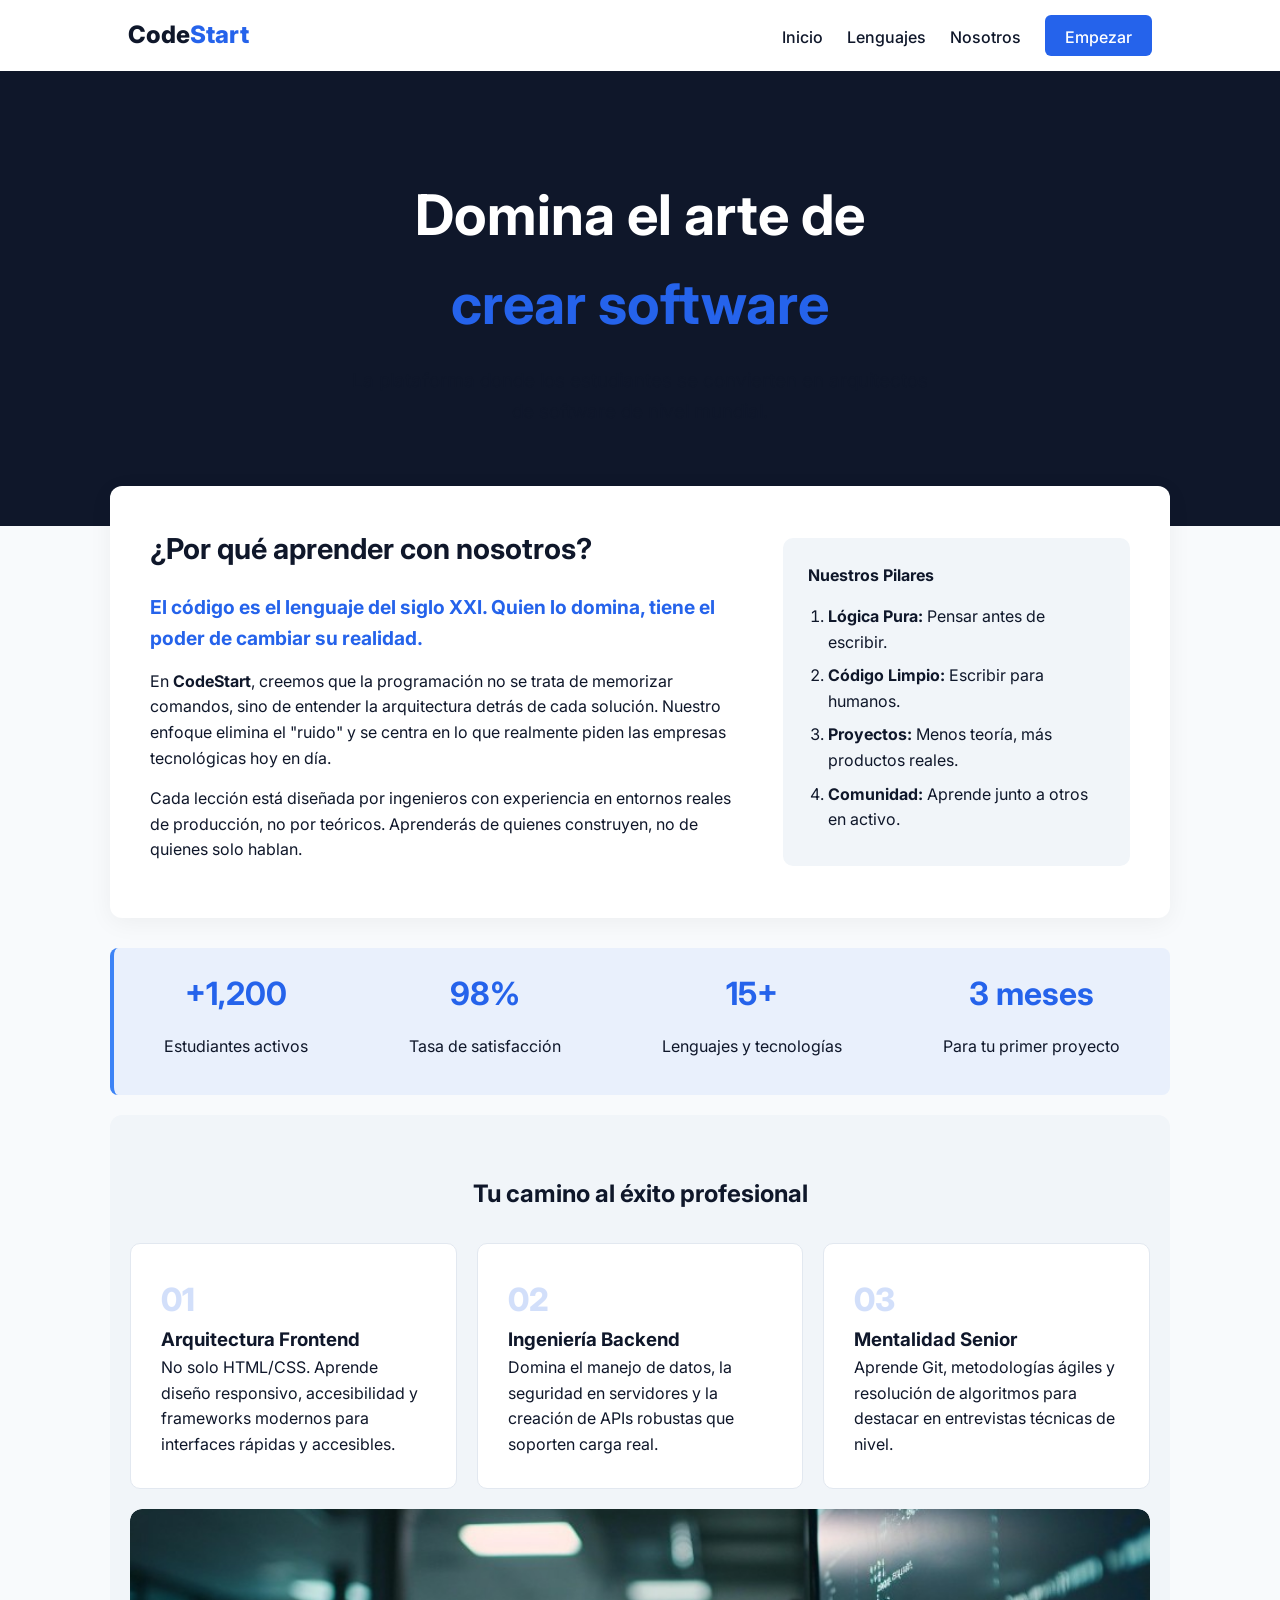
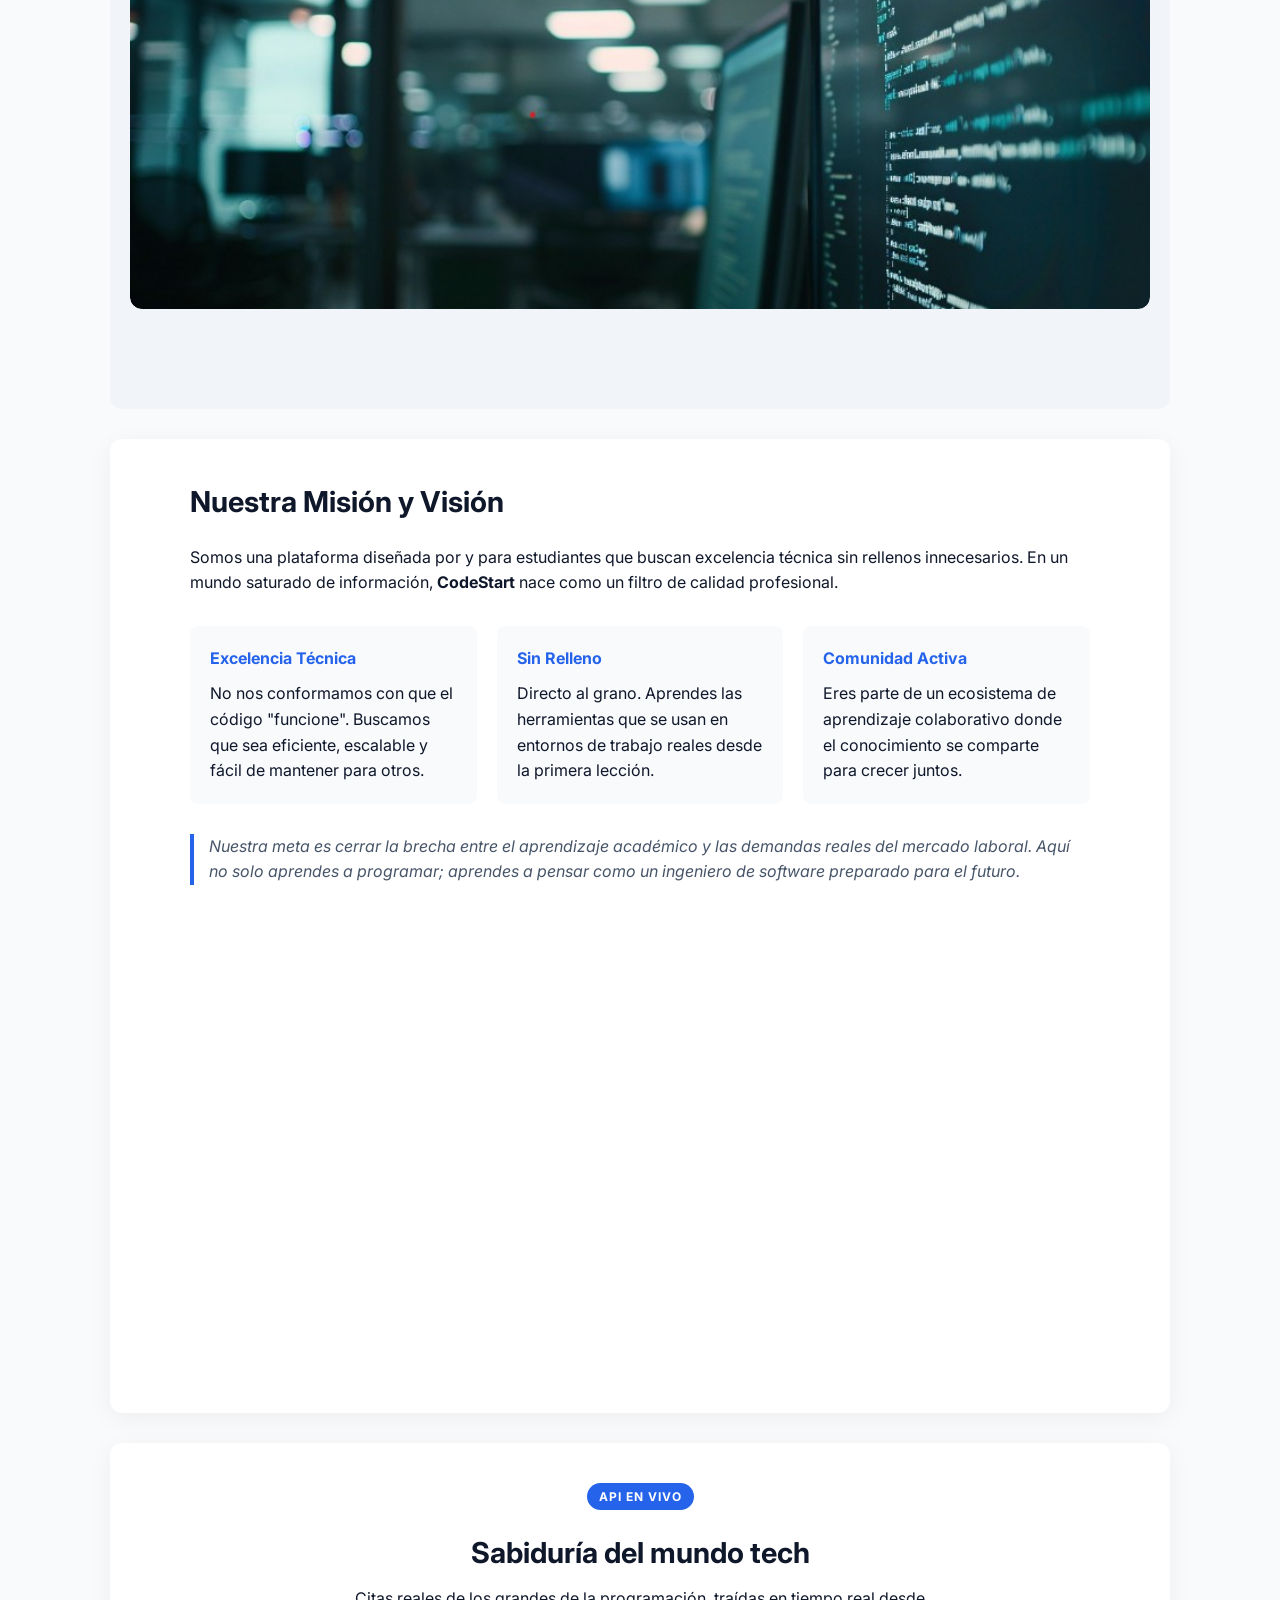
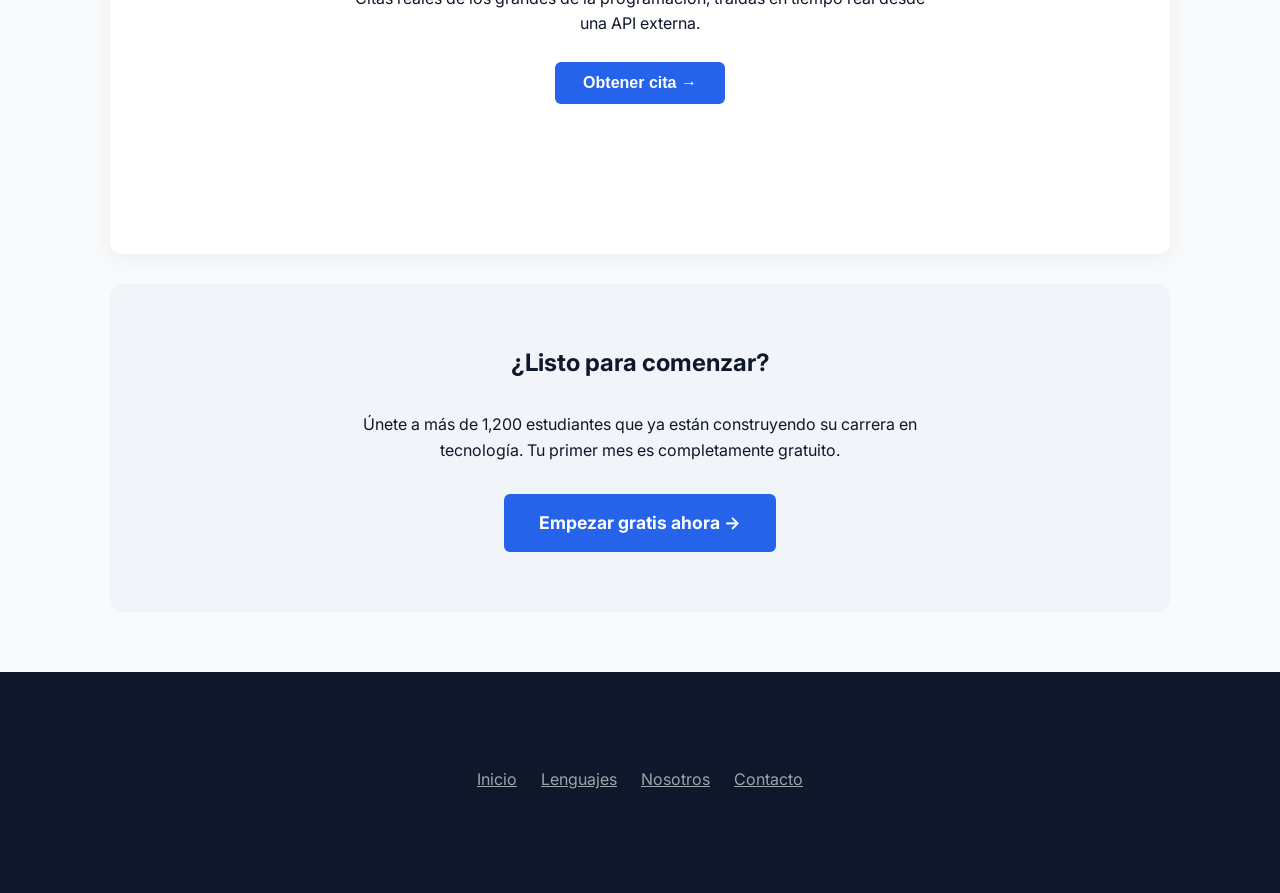
<file: index.html>
<!DOCTYPE html>
<html lang="es">
<head>
    <meta charset="UTF-8">
    <meta name="viewport" content="width=device-width, initial-scale=1.0">
    <title>CodeStart | Academia de Programación</title>
    <link href="https://fonts.googleapis.com/css2?family=Inter:wght@400;500;700;800&display=swap" rel="stylesheet">
    <link rel="stylesheet" href="style.css">
</head>
<body>

<nav class="menu-navegacion">
    <div class="logo">Code<span>Start</span></div>
    <div class="menu-enlaces">
        <a href="#inicio">Inicio</a>
        <a href="Lenguajes.html">Lenguajes</a>
        <a href="#nosotros">Nosotros</a>
        <a href="contacto.html" class="boton-azul">Empezar</a>
    </div>
</nav>

<header class="cabecera-principal">
    <div class="cabecera-contenido">
        <h1 class="cabecera-titulo">Domina el arte de <br><span>crear software</span></h1>
        <p class="cabecera-subtitulo">La plataforma donde los estudiantes se convierten en arquitectos de software de nivel mundial.</p>
    </div>
</header>

<main class="contenedor-web">

    
    <section id="inicio" class="tarjeta-blanca">
        <div class="fila-flexible">
            <div class="columna-texto">
                <h2 class="titulo-seccion">¿Por qué aprender con nosotros?</h2>
                <p class="texto-resaltado">El código es el lenguaje del siglo XXI. Quien lo domina, tiene el poder de cambiar su realidad.</p>
                <p class="texto-normal">En <strong>CodeStart</strong>, creemos que la programación no se trata de memorizar comandos, sino de entender la arquitectura detrás de cada solución. Nuestro enfoque elimina el "ruido" y se centra en lo que realmente piden las empresas tecnológicas hoy en día.</p>
                <p class="texto-normal">Cada lección está diseñada por ingenieros con experiencia en entornos reales de producción, no por teóricos. Aprenderás de quienes construyen, no de quienes solo hablan.</p>
            </div>
            <div class="caja-gris">
                <h4 class="titulo-pequeno">Nuestros Pilares</h4>
                <ol class="lista-ordenada">
                    <li><strong>Lógica Pura:</strong> Pensar antes de escribir.</li>
                    <li><strong>Código Limpio:</strong> Escribir para humanos.</li>
                    <li><strong>Proyectos:</strong> Menos teoría, más productos reales.</li>
                    <li><strong>Comunidad:</strong> Aprende junto a otros en activo.</li>
                </ol>
            </div>
        </div>
    </section>

    
    <div class="fondo-hsl-demo">
        <div class="fila-flexible" style="justify-content: space-around; text-align: center;">
            <div>
                <p class="texto-resaltado" style="font-size: 2rem;">+1,200</p>
                <p class="texto-normal">Estudiantes activos</p>
            </div>
            <div>
                <p class="texto-resaltado" style="font-size: 2rem;">98%</p>
                <p class="texto-normal">Tasa de satisfacción</p>
            </div>
            <div>
                <p class="texto-resaltado" style="font-size: 2rem;">15+</p>
                <p class="texto-normal">Lenguajes y tecnologías</p>
            </div>
            <div>
                <p class="texto-resaltado" style="font-size: 2rem;">3 meses</p>
                <p class="texto-normal">Para tu primer proyecto</p>
            </div>
        </div>
    </div>

    
    <section id="ruta" class="seccion-gris">
        <h2 class="titulo-centrado">Tu camino al éxito profesional</h2>
        <div class="cuadros-grid">
            <div class="cuadro-paso">
                <span class="paso-numero">01</span>
                <h3>Arquitectura Frontend</h3>
                <p>No solo HTML/CSS. Aprende diseño responsivo, accesibilidad y frameworks modernos para interfaces rápidas y accesibles.</p>
            </div>
            <div class="cuadro-paso">
                <span class="paso-numero">02</span>
                <h3>Ingeniería Backend</h3>
                <p>Domina el manejo de datos, la seguridad en servidores y la creación de APIs robustas que soporten carga real.</p>
            </div>
            <div class="cuadro-paso">
                <span class="paso-numero">03</span>
                <h3>Mentalidad Senior</h3>
                <p>Aprende Git, metodologías ágiles y resolución de algoritmos para destacar en entrevistas técnicas de nivel.</p>
            </div>

            <div class="fotos-grupo">
                <div class="contenedor-foto">
                    <img src="imagen.jpg" alt="Aprendizaje de Programación" class="foto-principal">
                </div>
            </div>
        </div>
    </section>

    
    <section id="nosotros" class="tarjeta-blanca">
        <div class="sobre-nosotros">
            <h2 class="titulo-seccion">Nuestra Misión y Visión</h2>
            <p class="texto-normal">Somos una plataforma diseñada por y para estudiantes que buscan excelencia técnica sin rellenos innecesarios. En un mundo saturado de información, <strong>CodeStart</strong> nace como un filtro de calidad profesional.</p>

            <div class="bloques-info">
                <div class="bloque">
                    <h4>Excelencia Técnica</h4>
                    <p>No nos conformamos con que el código "funcione". Buscamos que sea eficiente, escalable y fácil de mantener para otros.</p>
                </div>
                <div class="bloque">
                    <h4>Sin Relleno</h4>
                    <p>Directo al grano. Aprendes las herramientas que se usan en entornos de trabajo reales desde la primera lección.</p>
                </div>
                <div class="bloque">
                    <h4>Comunidad Activa</h4>
                    <p>Eres parte de un ecosistema de aprendizaje colaborativo donde el conocimiento se comparte para crecer juntos.</p>
                </div>
            </div>

            <p class="texto-final">
                Nuestra meta es cerrar la brecha entre el aprendizaje académico y las demandas reales del mercado laboral. Aquí no solo aprendes a programar; aprendes a pensar como un ingeniero de software preparado para el futuro.
            </p>

            <div class="video-contenedor">
                <iframe src="https://www.youtube.com/embed/JVNirg9qs4M" title="Presentación CodeStart" frameborder="0" allowfullscreen></iframe>
            </div>
        </div>
    </section>

    
    <section class="tarjeta-blanca" style="text-align: center;">
        <span class="badge">API en vivo</span>
        <h2 class="titulo-seccion" style="margin-bottom: 10px;">
            Sabiduría del mundo tech
        </h2>
        <p class="texto-normal" style="max-width: 600px; margin: 0 auto 25px;">
            Citas reales de los grandes de la programación, traídas en tiempo real desde una API externa.
        </p>

        <button class="boton-azul" id="btn-cita" style="font-size: 1rem; padding: 12px 28px;">
            Obtener cita →
        </button>

        <div id="caja-cita" style="margin-top: 30px; min-height: 80px;"></div>
    </section>

    
    <section class="seccion-gris" style="text-align: center;">
        <h2 class="titulo-centrado">¿Listo para comenzar?</h2>
        <p class="texto-normal" style="max-width: 600px; margin: 0 auto 30px;">
            Únete a más de 1,200 estudiantes que ya están construyendo su carrera en tecnología. Tu primer mes es completamente gratuito.
        </p>
        <a href="contacto.html" class="boton-azul" style="font-size: 1.1rem; padding: 15px 35px;">
            Empezar gratis ahora →
        </a>
    </section>

</main>

<footer class="pie-pagina">
    <div class="pie-contenido">
        <p><strong>CodeStart 2026</strong> | El inicio de tu carrera profesional.</p>
        <p style="margin-top: 10px; opacity: 0.6;">
            <a href="#inicio" style="color: white; margin: 0 10px;">Inicio</a>
            <a href="Lenguajes.html" style="color: white; margin: 0 10px;">Lenguajes</a>
            <a href="#nosotros" style="color: white; margin: 0 10px;">Nosotros</a>
            <a href="contacto.html" style="color: white; margin: 0 10px;">Contacto</a>
        </p>
        <p style="margin-top: 15px;"><small>Actualizado el: <time datetime="2026-02-18">18 de Febrero, 2026</time></small></p>
    </div>
</footer>

<script src="script.js"></script>

</body>
</html>
</file>
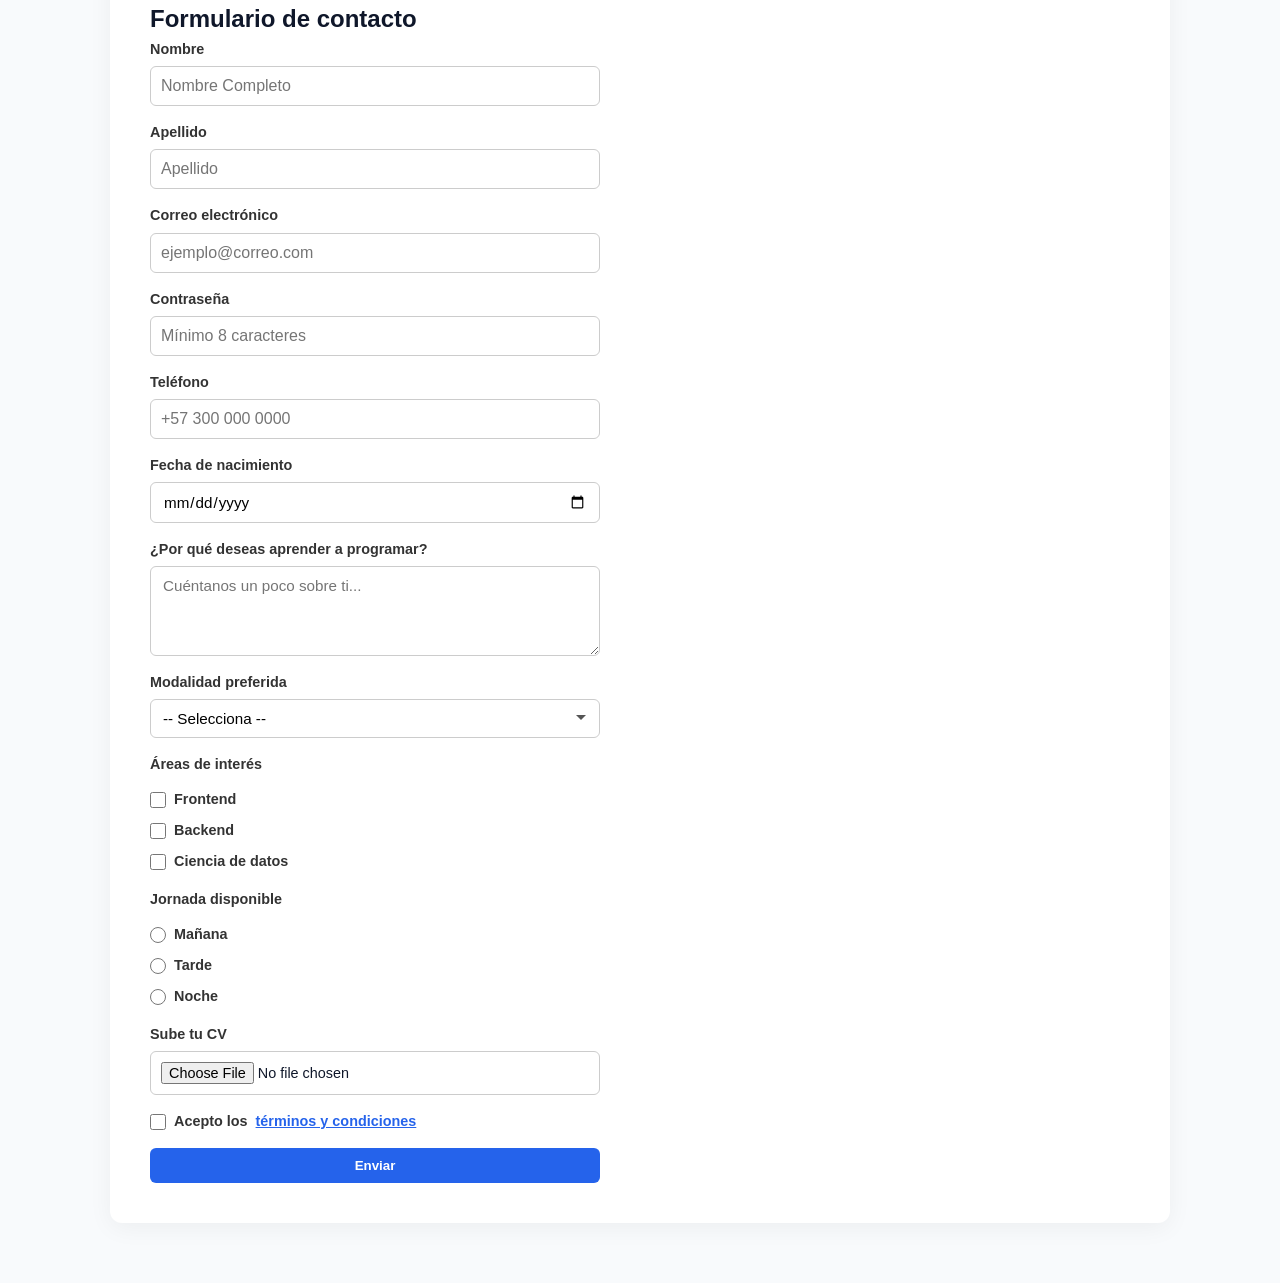
<file: contacto.html>
<!DOCTYPE html>
<html lang="es">
<head>
    <meta charset="UTF-8">
    <title>Formulario | CodeStart</title>
    <link rel="stylesheet" href="style.css">
</head>
<body>

    <main class="contenedor-web">
        <section class="tarjeta-blanca">
            <h2>Formulario de contacto</h2>

            <form action="/procesar" method="POST" class="formulario-contacto">

                <div class="grupo-campo">
                    <label for="Nombre">Nombre</label>
                    <input type="text" id="Nombre" name="Usuario_Nombre" placeholder="Nombre Completo" required>
                </div>

                <div class="grupo-campo">
                    <label for="Apellido">Apellido</label>
                    <input type="text" id="Apellido" name="last_name" placeholder="Apellido">
                </div>

                <div class="grupo-campo">
                    <label for="Email">Correo electrónico</label>
                    <input type="email" id="Email" name="email" placeholder="ejemplo@correo.com" required>
                </div>

                <div class="grupo-campo">
                    <label for="Password">Contraseña</label>
                    <input type="password" id="Password" name="password" placeholder="Mínimo 8 caracteres" minlength="8" required>
                </div>

                <div class="grupo-campo">
                    <label for="Telefono">Teléfono</label>
                    <input type="tel" id="Telefono" name="telefono" placeholder="+57 300 000 0000">
                </div>

                <div class="grupo-campo">
                    <label for="FechaNac">Fecha de nacimiento</label>
                    <input type="date" id="FechaNac" name="fecha_nacimiento">
                </div>

                <div class="grupo-campo">
                    <label for="Razon">¿Por qué deseas aprender a programar?</label>
                    <textarea id="Razon" name="Razon" placeholder="Cuéntanos un poco sobre ti..." rows="4"></textarea>
                </div>

                <div class="grupo-campo">
                    <label for="Modalidad">Modalidad preferida</label>
                    <select id="Modalidad" name="modalidad">
                        <option value="">-- Selecciona --</option>
                        <option value="online">Online</option>
                        <option value="presencial">Presencial</option>
                        <option value="hibrido">Híbrido</option>
                    </select>
                </div>

                <div class="grupo-campo grupo-checks">
                    <span class="label-grupo">Áreas de interés</span>
                    <label class="opcion-check">
                        <input type="checkbox" name="areas" value="frontend"> Frontend
                    </label>
                    <label class="opcion-check">
                        <input type="checkbox" name="areas" value="backend"> Backend
                    </label>
                    <label class="opcion-check">
                        <input type="checkbox" name="areas" value="datos"> Ciencia de datos
                    </label>
                </div>

                <div class="grupo-campo grupo-checks">
                    <span class="label-grupo">Jornada disponible</span>
                    <label class="opcion-check">
                        <input type="radio" name="jornada" value="manana"> Mañana
                    </label>
                    <label class="opcion-check">
                        <input type="radio" name="jornada" value="tarde"> Tarde
                    </label>
                    <label class="opcion-check">
                        <input type="radio" name="jornada" value="noche"> Noche
                    </label>
                </div>

                <div class="grupo-campo">
                    <label for="CV">Sube tu CV</label>
                    <input type="file" id="CV" name="cv" accept=".pdf,.doc,.docx">
                </div>

                <div class="grupo-campo grupo-terminos">
                    <label class="opcion-check">
                        <input type="checkbox" name="terminos" required>
                        Acepto los <a href="/terminos">términos y condiciones</a>
                    </label>
                </div>

                <button type="submit" class="boton-azul">Enviar</button>

            </form>
        </section>
    </main>

</body>
</html>
</file>
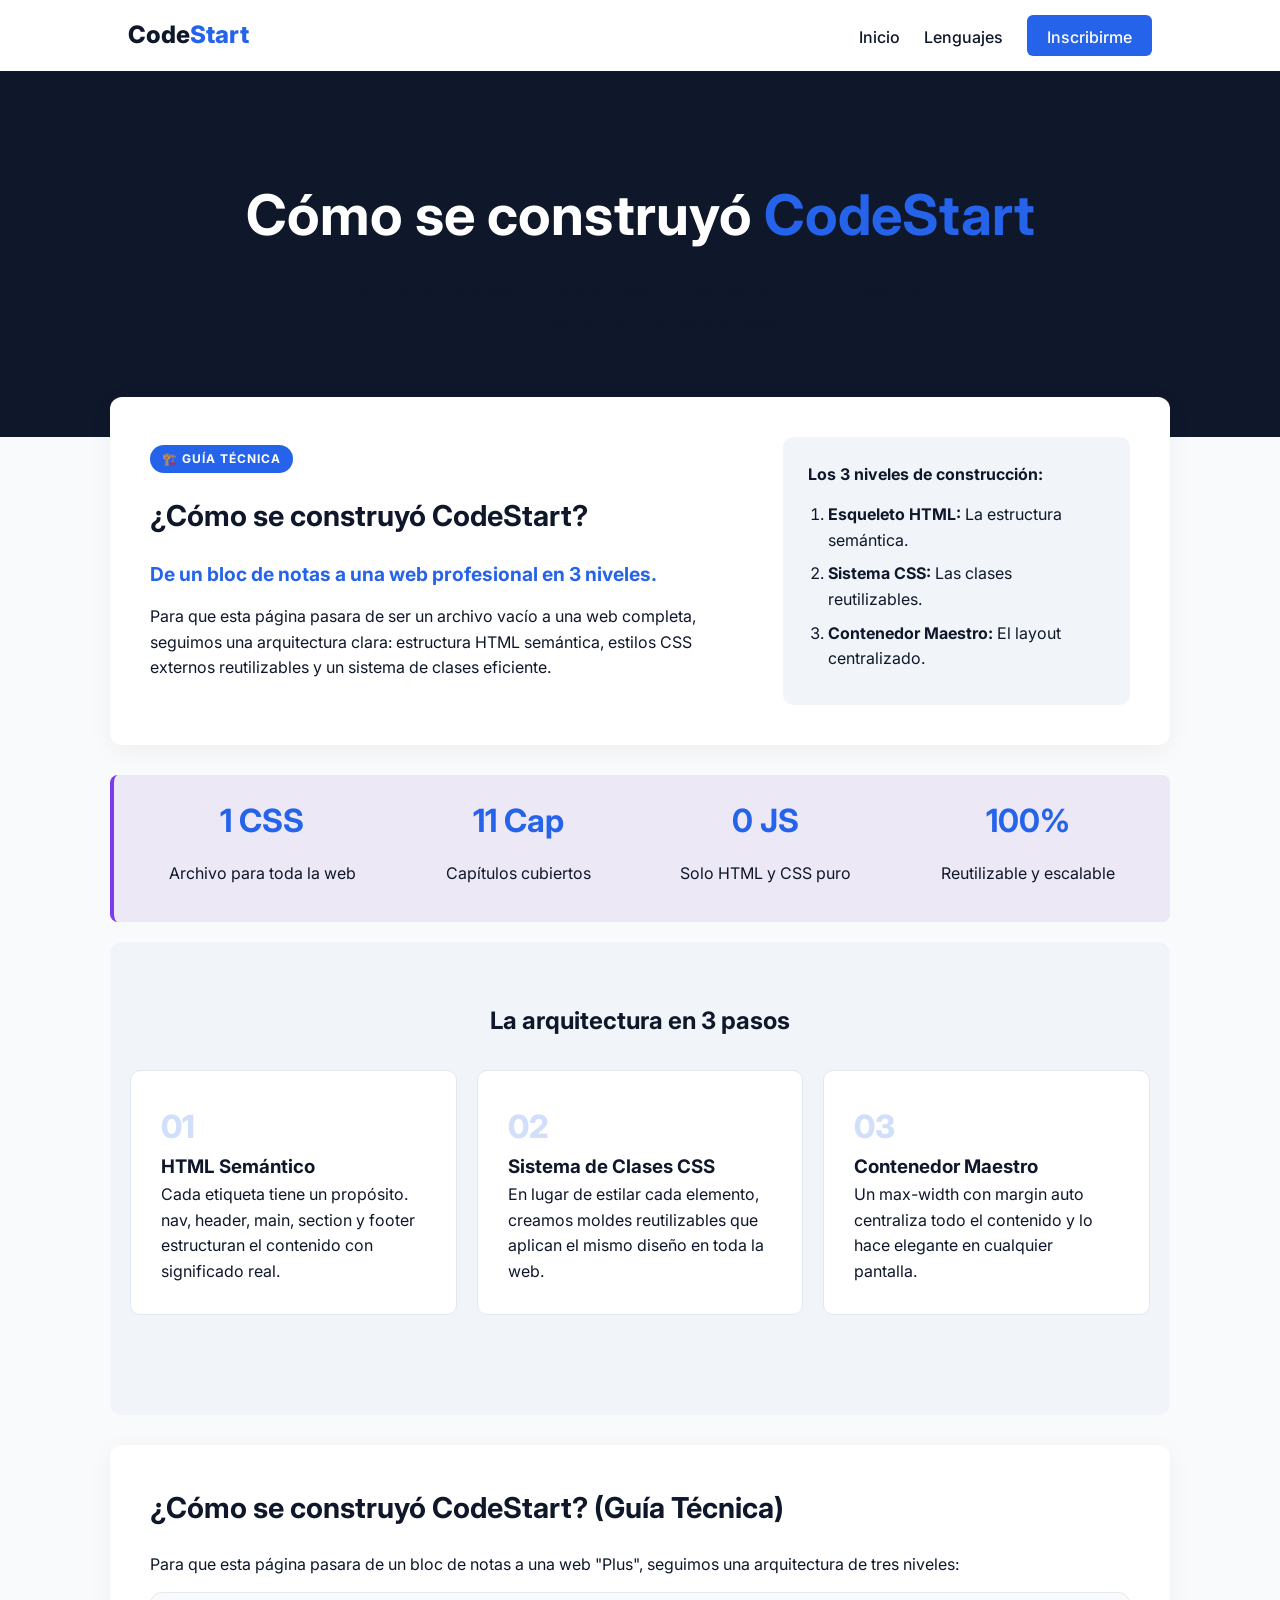
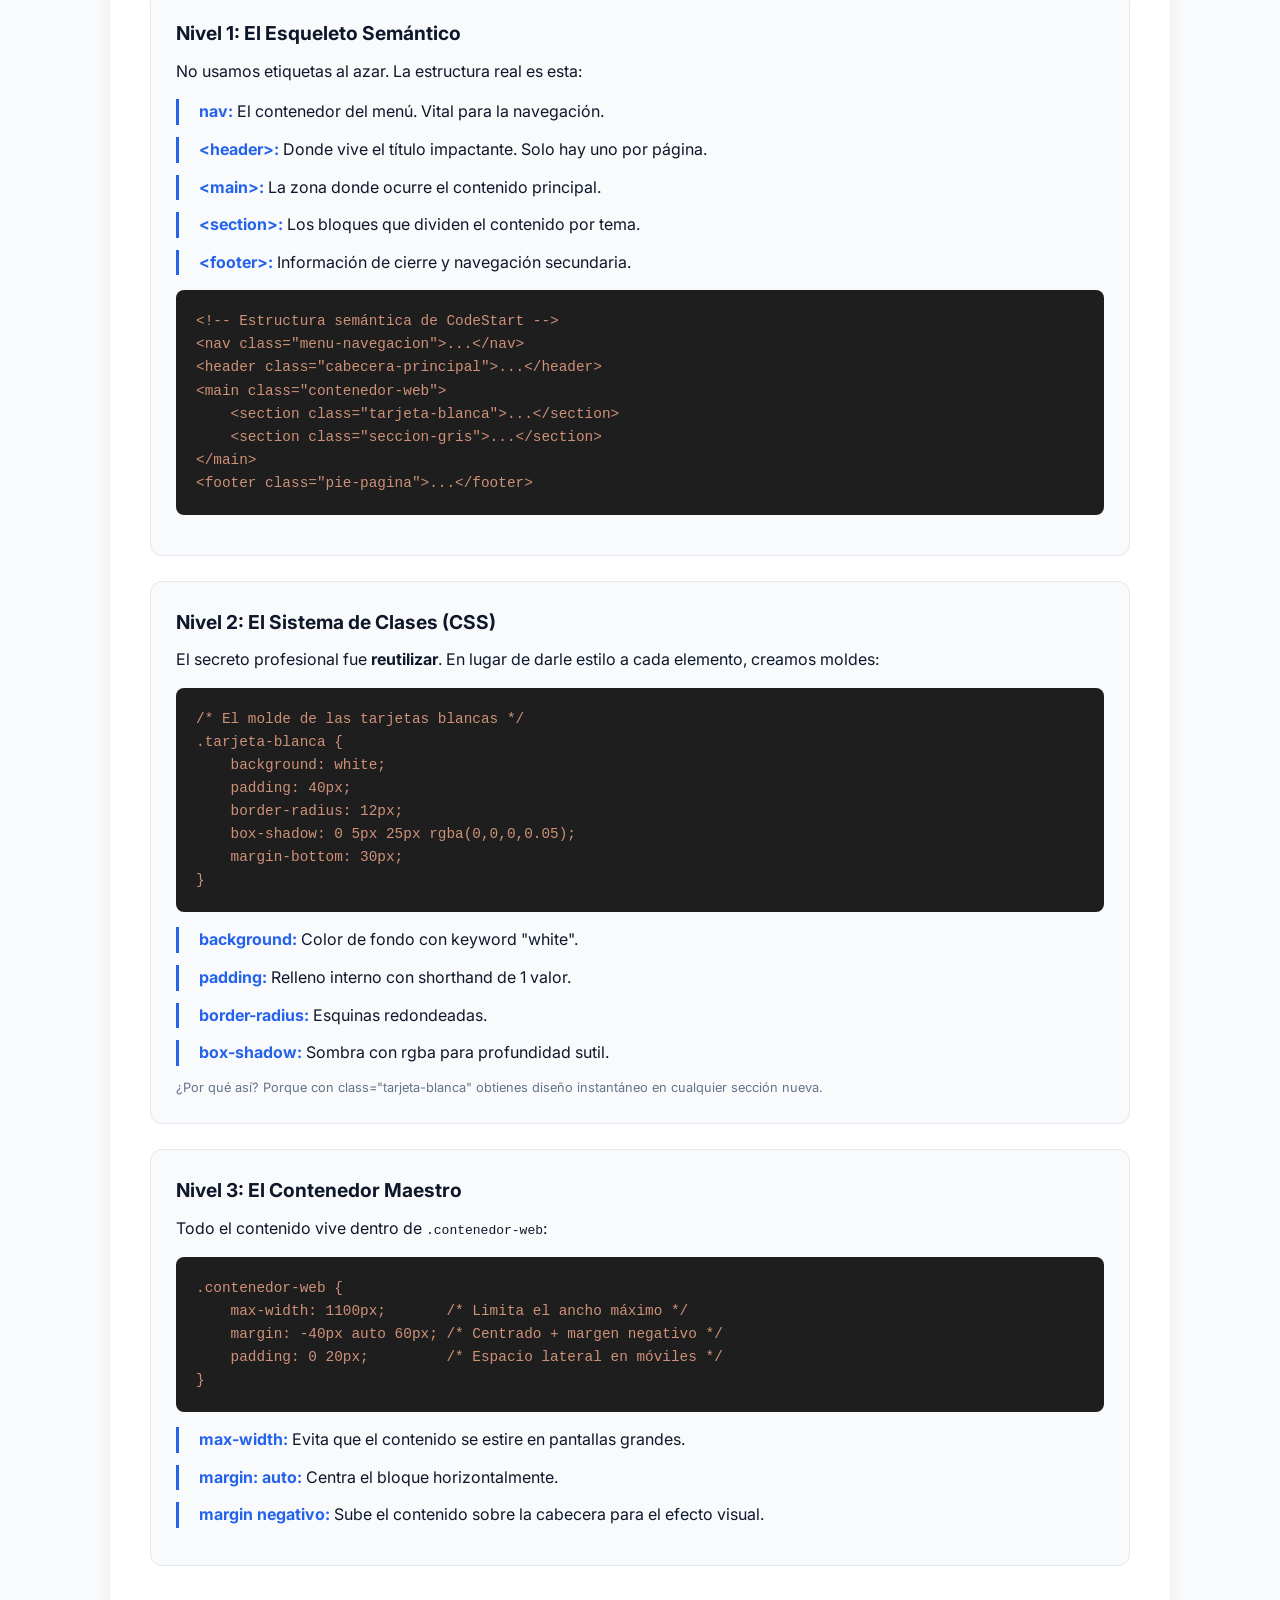
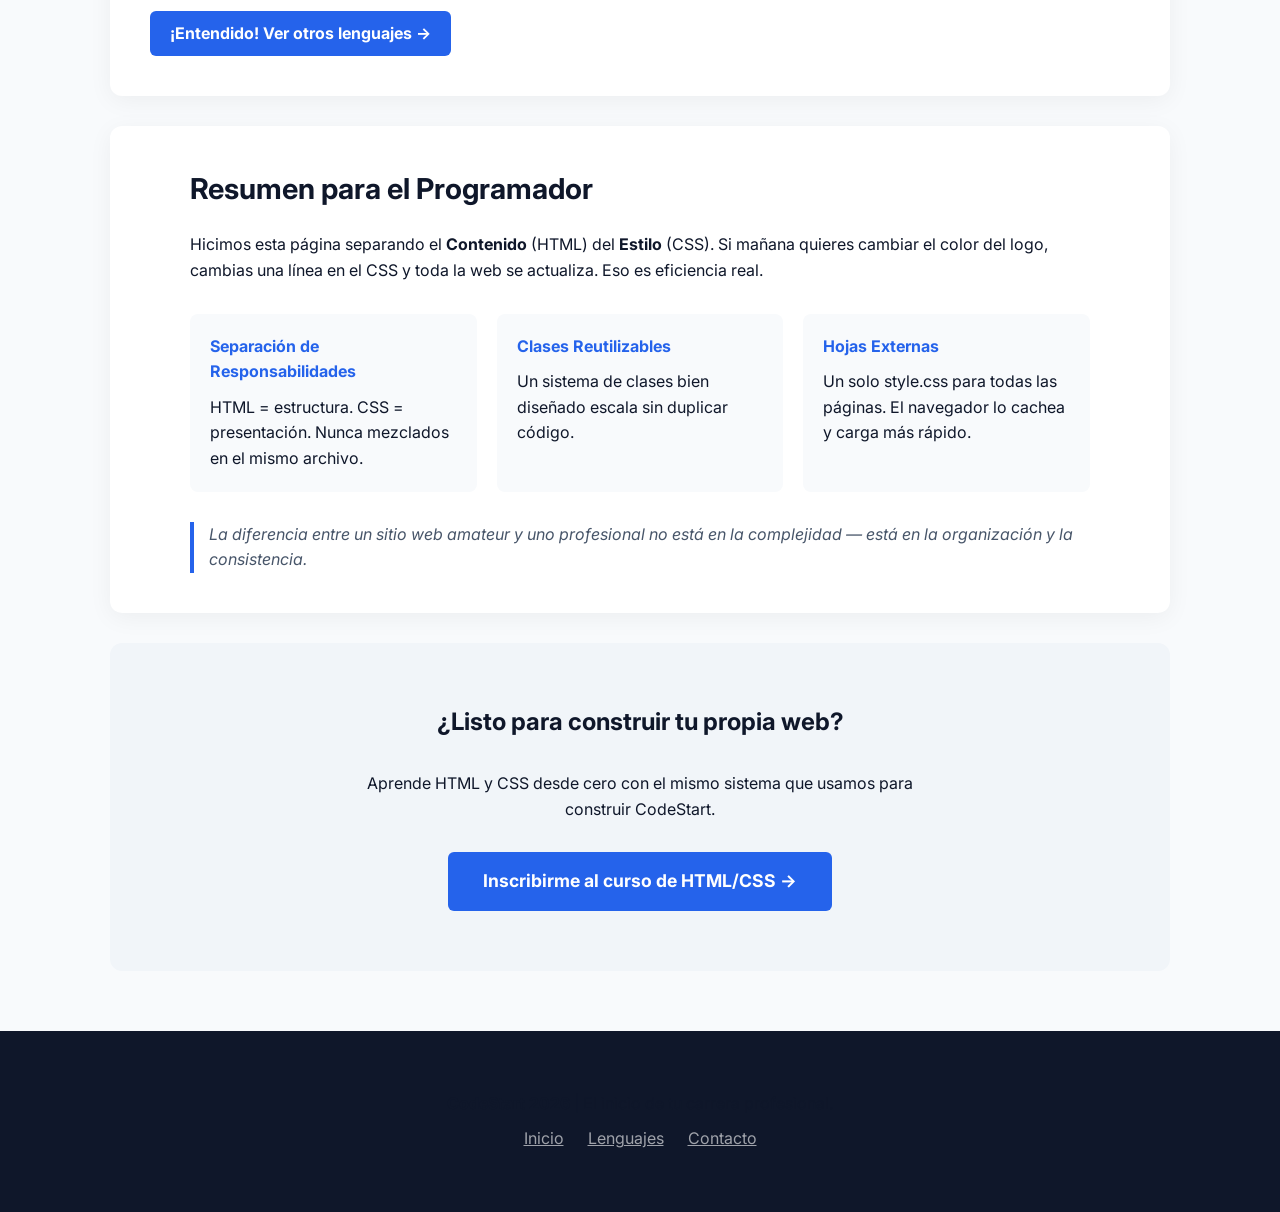
<file: html-detalle.html>
<!DOCTYPE html>
<html lang="es">
<head>
    <meta charset="UTF-8">
    <meta name="viewport" content="width=device-width, initial-scale=1.0">
    <title>Manual de Construcción HTML | CodeStart</title>
    <link href="https://fonts.googleapis.com/css2?family=Inter:wght@400;500;700;800&display=swap" rel="stylesheet">
    <link rel="stylesheet" href="style.css">
  
</head>
<body>

<nav class="menu-navegacion">
    <div class="logo">Code<span>Start</span></div>
    <div class="menu-enlaces">
        <a href="index.html">Inicio</a>
        <a href="Lenguajes.html">Lenguajes</a>
        <a href="contacto.html" class="boton-azul">Inscribirme</a>
    </div>
</nav>

<header class="cabecera-principal">
    <div class="cabecera-contenido">
        <h1 class="cabecera-titulo">Cómo se construyó <span>CodeStart</span></h1>
        <p class="cabecera-subtitulo">La guía técnica detrás de esta web: HTML semántico, arquitectura CSS y decisiones de diseño reales.</p>
    </div>
</header>

<main class="contenedor-web">

    <section class="tarjeta-blanca">
        <div class="fila-flexible">
            <div class="columna-texto">
                <span class="badge">🏗️ Guía Técnica</span>
                <h2 class="titulo-seccion">¿Cómo se construyó CodeStart?</h2>
                <p class="texto-resaltado">De un bloc de notas a una web profesional en 3 niveles.</p>
                <p class="texto-normal">Para que esta página pasara de ser un archivo vacío a una web completa, seguimos una arquitectura clara: estructura HTML semántica, estilos CSS externos reutilizables y un sistema de clases eficiente.</p>
            </div>
            <div class="caja-gris">
                <h4 class="titulo-pequeno">Los 3 niveles de construcción:</h4>
                <ol class="lista-ordenada">
                    <li><strong>Esqueleto HTML:</strong> La estructura semántica.</li>
                    <li><strong>Sistema CSS:</strong> Las clases reutilizables.</li>
                    <li><strong>Contenedor Maestro:</strong> El layout centralizado.</li>
                </ol>
            </div>
        </div>
    </section>

    <div class="fondo-hsl-demo" style="background-color:hsla(263,69%,42%,0.08); border-left-color:#7c3aed;">
        <div class="fila-flexible" style="justify-content:space-around; text-align:center; flex-wrap:wrap; gap:20px;">
            <div><p class="texto-resaltado" style="font-size:2rem;">1 CSS</p><p class="texto-normal">Archivo para toda la web</p></div>
            <div><p class="texto-resaltado" style="font-size:2rem;">11 Cap</p><p class="texto-normal">Capítulos cubiertos</p></div>
            <div><p class="texto-resaltado" style="font-size:2rem;">0 JS</p><p class="texto-normal">Solo HTML y CSS puro</p></div>
            <div><p class="texto-resaltado" style="font-size:2rem;">100%</p><p class="texto-normal">Reutilizable y escalable</p></div>
        </div>
    </div>

    <section class="seccion-gris">
        <h2 class="titulo-centrado">La arquitectura en 3 pasos</h2>
        <div class="cuadros-grid">
            <div class="cuadro-paso"><span class="paso-numero">01</span><h3>HTML Semántico</h3><p>Cada etiqueta tiene un propósito. nav, header, main, section y footer estructuran el contenido con significado real.</p></div>
            <div class="cuadro-paso"><span class="paso-numero">02</span><h3>Sistema de Clases CSS</h3><p>En lugar de estilar cada elemento, creamos moldes reutilizables que aplican el mismo diseño en toda la web.</p></div>
            <div class="cuadro-paso"><span class="paso-numero">03</span><h3>Contenedor Maestro</h3><p>Un max-width con margin auto centraliza todo el contenido y lo hace elegante en cualquier pantalla.</p></div>
        </div>
    </section>

    <section class="tarjeta-blanca">
        <h2 class="titulo-seccion">¿Cómo se construyó CodeStart? (Guía Técnica)</h2>
        <p class="texto-normal">Para que esta página pasara de un bloc de notas a una web "Plus", seguimos una arquitectura de tres niveles:</p>

        <div class="caja-leccion">
            <h4>Nivel 1: El Esqueleto Semántico</h4>
            <p class="texto-normal">No usamos etiquetas al azar. La estructura real es esta:</p>
            <ul class="lista-explicativa">
                <li><strong>nav:</strong> El contenedor del menú. Vital para la navegación.</li>
                <li><strong>&lt;header&gt;:</strong> Donde vive el título impactante. Solo hay uno por página.</li>
                <li><strong>&lt;main&gt;:</strong> La zona donde ocurre el contenido principal.</li>
                <li><strong>&lt;section&gt;:</strong> Los bloques que dividen el contenido por tema.</li>
                <li><strong>&lt;footer&gt;:</strong> Información de cierre y navegación secundaria.</li>
            </ul>
<pre>
&lt;!-- Estructura semántica de CodeStart --&gt;
&lt;nav class="menu-navegacion"&gt;...&lt;/nav&gt;
&lt;header class="cabecera-principal"&gt;...&lt;/header&gt;
&lt;main class="contenedor-web"&gt;
    &lt;section class="tarjeta-blanca"&gt;...&lt;/section&gt;
    &lt;section class="seccion-gris"&gt;...&lt;/section&gt;
&lt;/main&gt;
&lt;footer class="pie-pagina"&gt;...&lt;/footer&gt;
</pre>
        </div>

        <div class="caja-leccion">
            <h4>Nivel 2: El Sistema de Clases (CSS)</h4>
            <p class="texto-normal">El secreto profesional fue <strong>reutilizar</strong>. En lugar de darle estilo a cada elemento, creamos moldes:</p>
<pre>
/* El molde de las tarjetas blancas */
.tarjeta-blanca {
    background: white;
    padding: 40px;
    border-radius: 12px;
    box-shadow: 0 5px 25px rgba(0,0,0,0.05);
    margin-bottom: 30px;
}
</pre>
            <ul class="lista-explicativa">
                <li><strong>background:</strong> Color de fondo con keyword "white".</li>
                <li><strong>padding:</strong> Relleno interno con shorthand de 1 valor.</li>
                <li><strong>border-radius:</strong> Esquinas redondeadas.</li>
                <li><strong>box-shadow:</strong> Sombra con rgba para profundidad sutil.</li>
            </ul>
            <p class="texto-pequeno">¿Por qué así? Porque con class="tarjeta-blanca" obtienes diseño instantáneo en cualquier sección nueva.</p>
        </div>

        <div class="caja-leccion">
            <h4>Nivel 3: El Contenedor Maestro</h4>
            <p class="texto-normal">Todo el contenido vive dentro de <code>.contenedor-web</code>:</p>
<pre>
.contenedor-web {
    max-width: 1100px;       /* Limita el ancho máximo */
    margin: -40px auto 60px; /* Centrado + margen negativo */
    padding: 0 20px;         /* Espacio lateral en móviles */
}
</pre>
            <ul class="lista-explicativa">
                <li><strong>max-width:</strong> Evita que el contenido se estire en pantallas grandes.</li>
                <li><strong>margin: auto:</strong> Centra el bloque horizontalmente.</li>
                <li><strong>margin negativo:</strong> Sube el contenido sobre la cabecera para el efecto visual.</li>
            </ul>
        </div>

        <a href="Lenguajes.html" class="boton-azul" style="display:inline-block; margin-top:20px;">¡Entendido! Ver otros lenguajes →</a>
    </section>

    <section class="tarjeta-blanca">
        <div class="sobre-nosotros">
            <h2 class="titulo-seccion">Resumen para el Programador</h2>
            <p class="texto-normal">Hicimos esta página separando el <strong>Contenido</strong> (HTML) del <strong>Estilo</strong> (CSS). Si mañana quieres cambiar el color del logo, cambias una línea en el CSS y toda la web se actualiza. Eso es eficiencia real.</p>
            <div class="bloques-info">
                <div class="bloque"><h4>Separación de Responsabilidades</h4><p>HTML = estructura. CSS = presentación. Nunca mezclados en el mismo archivo.</p></div>
                <div class="bloque"><h4>Clases Reutilizables</h4><p>Un sistema de clases bien diseñado escala sin duplicar código.</p></div>
                <div class="bloque"><h4>Hojas Externas</h4><p>Un solo style.css para todas las páginas. El navegador lo cachea y carga más rápido.</p></div>
            </div>
            <p class="texto-final">La diferencia entre un sitio web amateur y uno profesional no está en la complejidad — está en la organización y la consistencia.</p>
        </div>
    </section>

    <section class="seccion-gris" style="text-align:center;">
        <h2 class="titulo-centrado">¿Listo para construir tu propia web?</h2>
        <p class="texto-normal" style="max-width:600px; margin:0 auto 30px;">Aprende HTML y CSS desde cero con el mismo sistema que usamos para construir CodeStart.</p>
        <a href="contacto.html" class="boton-azul" style="font-size:1.1rem; padding:15px 35px;">Inscribirme al curso de HTML/CSS →</a>
    </section>

</main>

<footer class="pie-pagina">
    <div class="pie-contenido">
        <p><strong>CodeStart 2026</strong> | El inicio de tu carrera profesional.</p>
        <p style="margin-top:10px; opacity:0.6;">
            <a href="index.html" style="color:white; margin:0 10px;">Inicio</a>
            <a href="Lenguajes.html" style="color:white; margin:0 10px;">Lenguajes</a>
            <a href="contacto.html" style="color:white; margin:0 10px;">Contacto</a>
        </p>
    </div>
</footer>
</body>
</html>
</file>
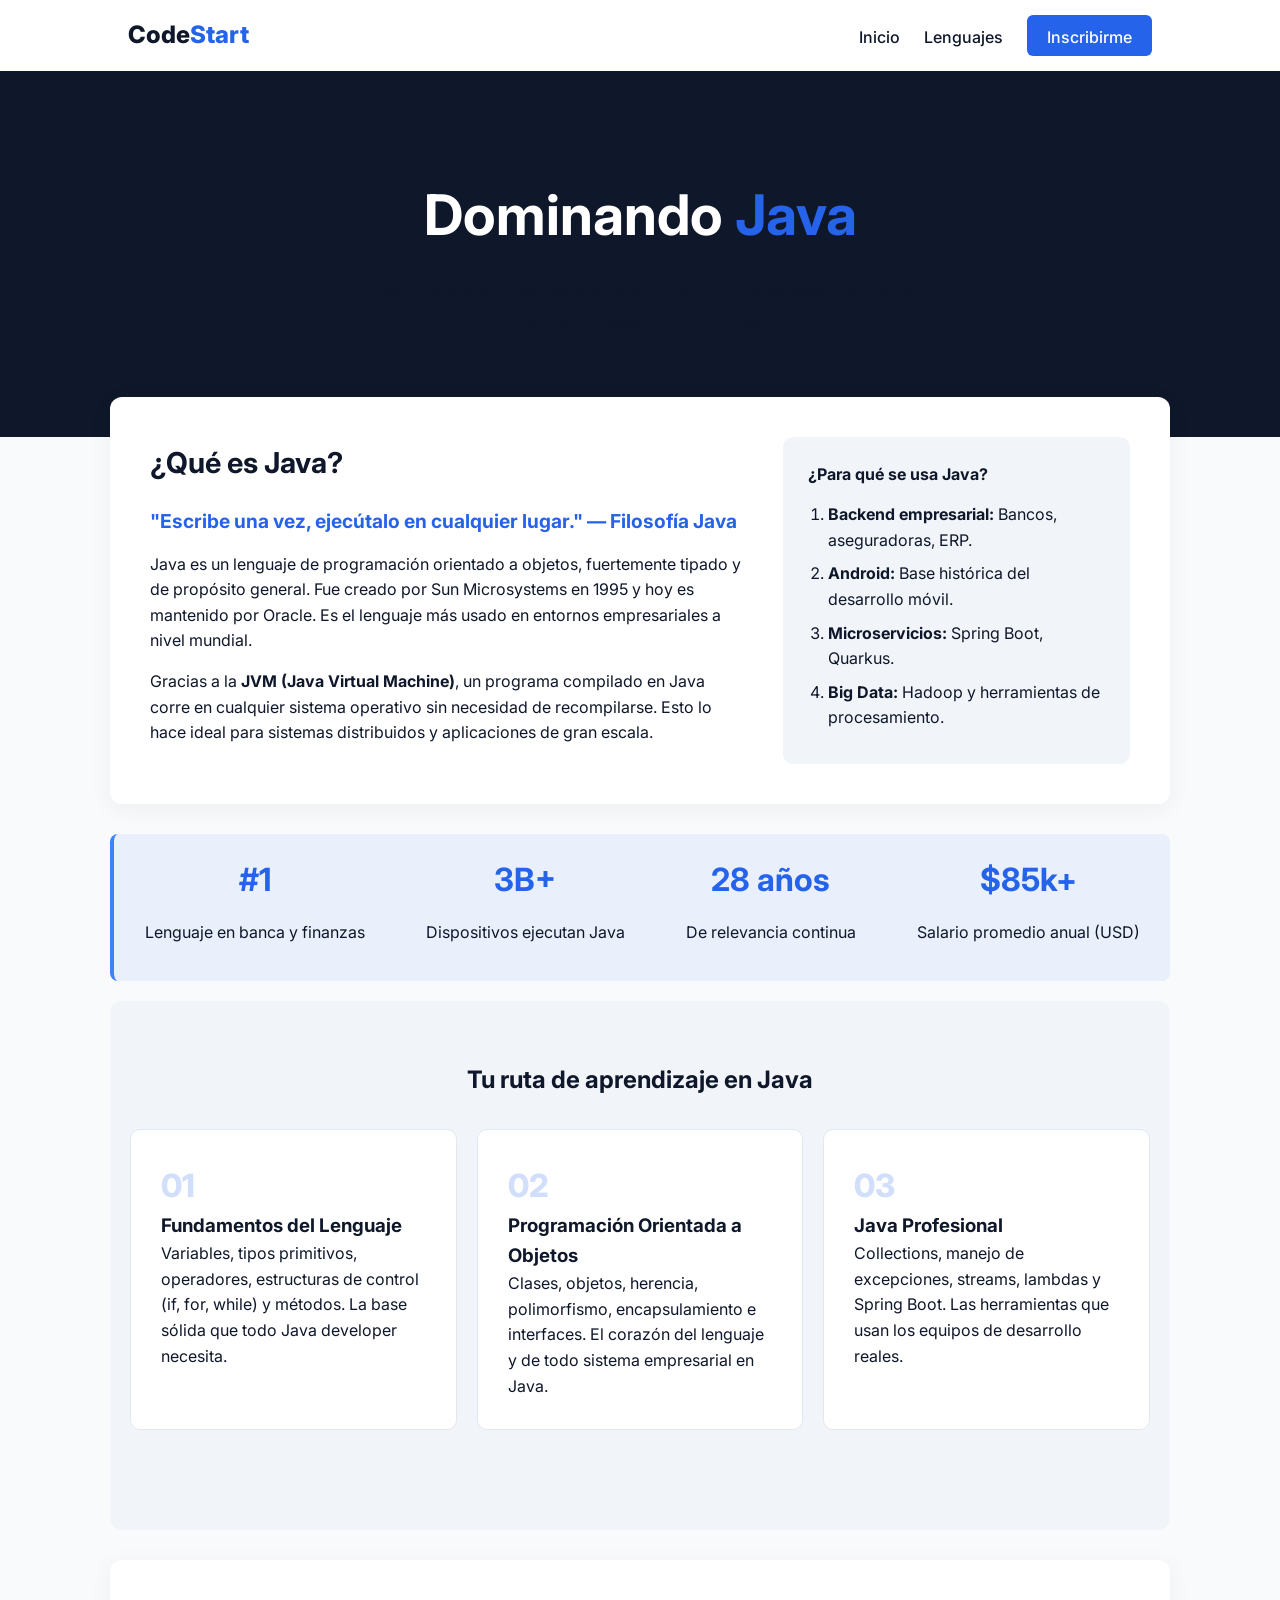
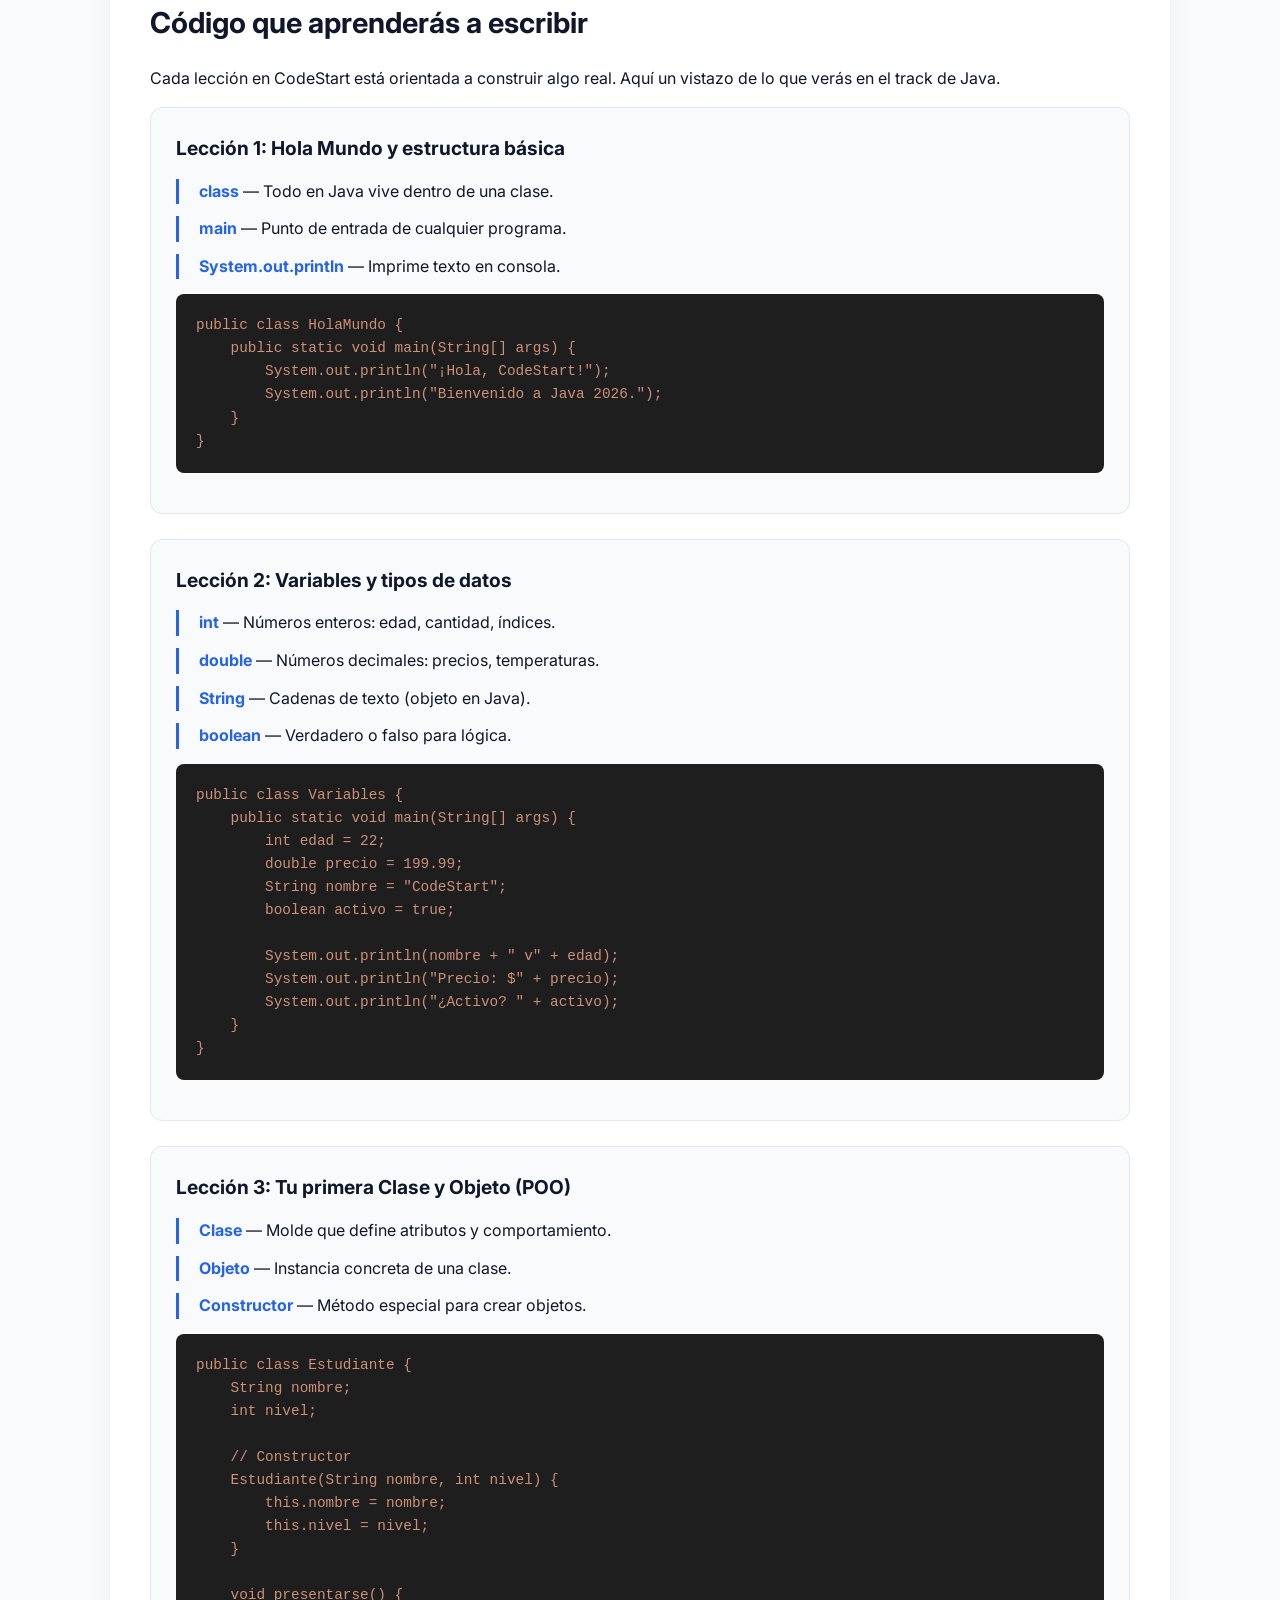
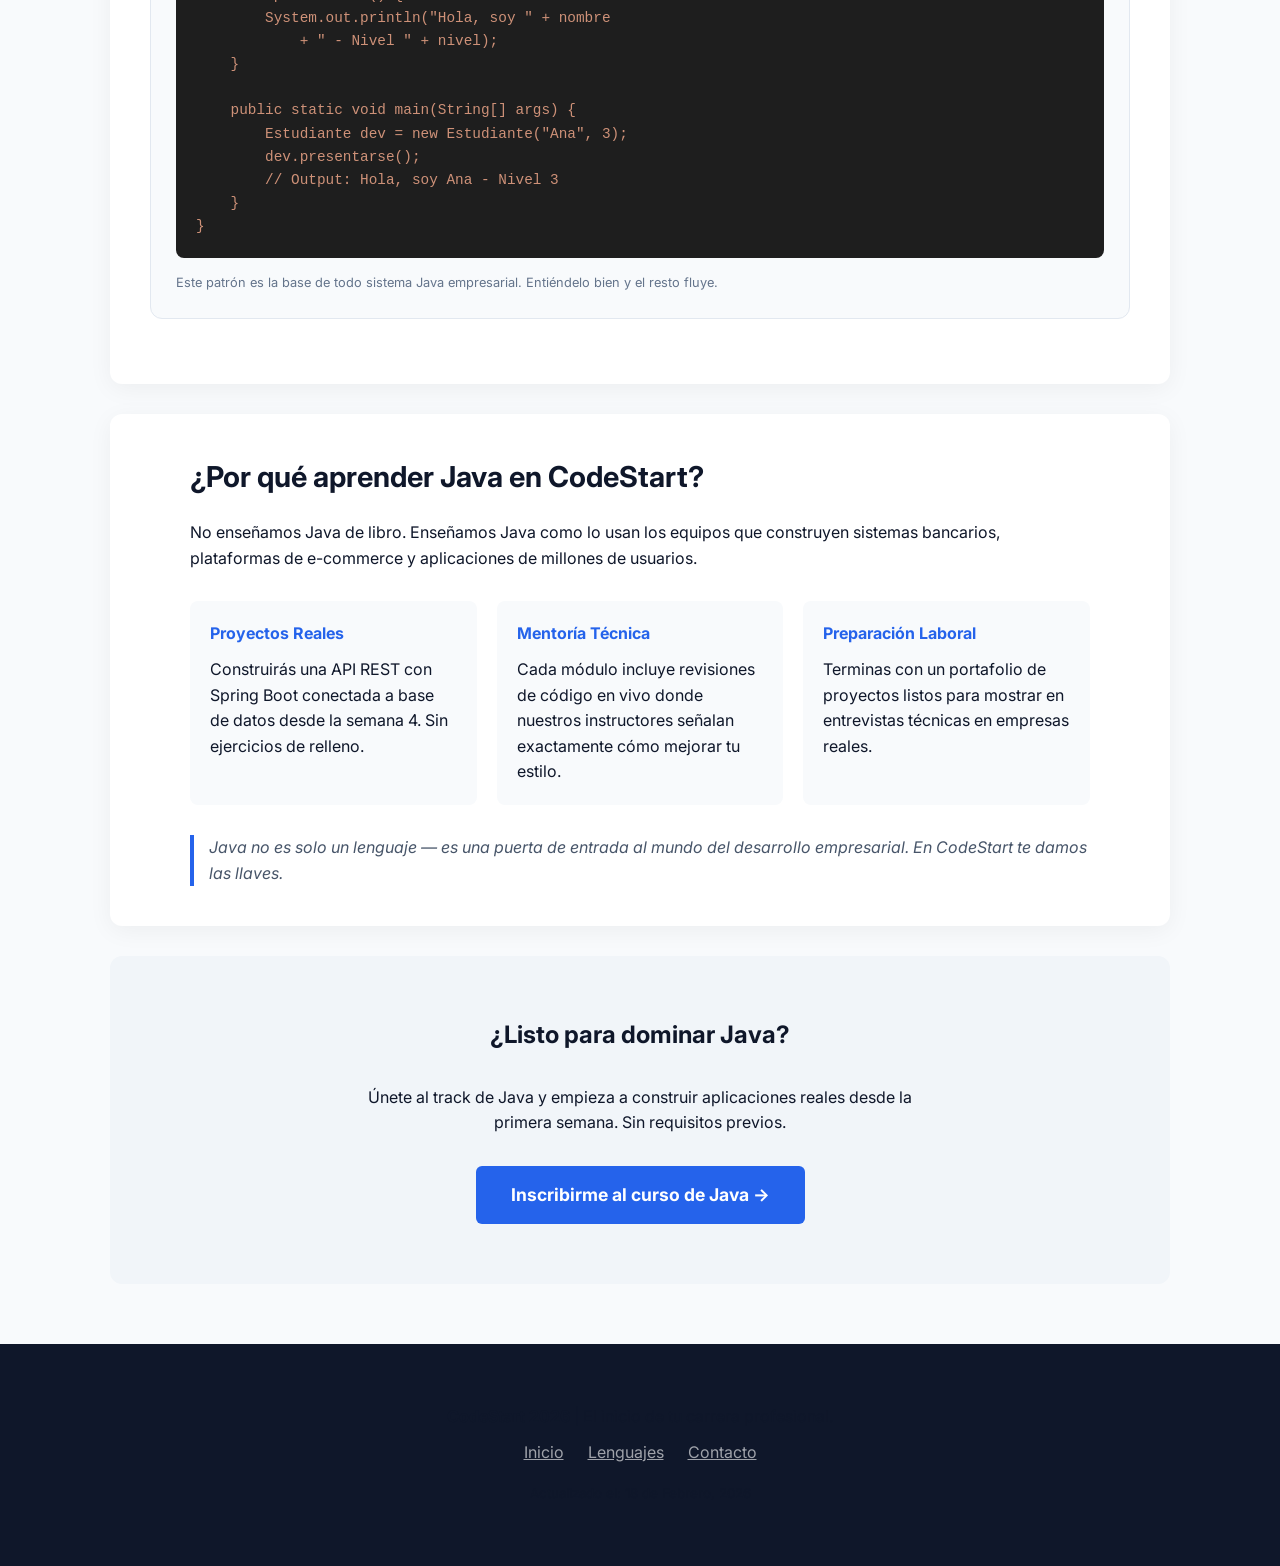
<file: java-detalle.html>
<!DOCTYPE html>
<html lang="es">
<head>
    <meta charset="UTF-8">
    <meta name="viewport" content="width=device-width, initial-scale=1.0">
    <title>Aprende Java | CodeStart</title>
    <link href="https://fonts.googleapis.com/css2?family=Inter:wght@400;500;700;800&display=swap" rel="stylesheet">
    <link rel="stylesheet" href="style.css">
</head>
<body>

<!-- NAVEGACIÓN -->
<nav class="menu-navegacion">
    <div class="logo">Code<span>Start</span></div>
    <div class="menu-enlaces">
        <a href="index.html">Inicio</a>
        <a href="Lenguajes.html">Lenguajes</a>
        <a href="contacto.html" class="boton-azul">Inscribirme</a>
    </div>
</nav>

<!-- CABECERA -->
<header class="cabecera-principal">
    <div class="cabecera-contenido">
        <h1 class="cabecera-titulo">Dominando <span>Java</span></h1>
        <p class="cabecera-subtitulo">El lenguaje estándar para aplicaciones empresariales, backend robusto y desarrollo Android.</p>
    </div>
</header>

<main class="contenedor-web">

    <!-- SECCIÓN 1 — ¿Qué es Java? -->
    <section class="tarjeta-blanca">
        <div class="fila-flexible">
            <div class="columna-texto">
                <h2 class="titulo-seccion">¿Qué es Java?</h2>
                <p class="texto-resaltado">"Escribe una vez, ejecútalo en cualquier lugar." — Filosofía Java</p>
                <p class="texto-normal">Java es un lenguaje de programación orientado a objetos, fuertemente tipado y de propósito general. Fue creado por Sun Microsystems en 1995 y hoy es mantenido por Oracle. Es el lenguaje más usado en entornos empresariales a nivel mundial.</p>
                <p class="texto-normal">Gracias a la <strong>JVM (Java Virtual Machine)</strong>, un programa compilado en Java corre en cualquier sistema operativo sin necesidad de recompilarse. Esto lo hace ideal para sistemas distribuidos y aplicaciones de gran escala.</p>
            </div>
            <div class="caja-gris">
                <h4 class="titulo-pequeno">¿Para qué se usa Java?</h4>
                <ol class="lista-ordenada">
                    <li><strong>Backend empresarial:</strong> Bancos, aseguradoras, ERP.</li>
                    <li><strong>Android:</strong> Base histórica del desarrollo móvil.</li>
                    <li><strong>Microservicios:</strong> Spring Boot, Quarkus.</li>
                    <li><strong>Big Data:</strong> Hadoop y herramientas de procesamiento.</li>
                </ol>
            </div>
        </div>
    </section>

    <!-- SECCIÓN 2 — DEMANDA LABORAL -->
    <div class="fondo-hsl-demo">
        <div class="fila-flexible" style="justify-content: space-around; text-align: center;">
            <div>
                <p class="texto-resaltado" style="font-size: 2rem;">#1</p>
                <p class="texto-normal">Lenguaje en banca y finanzas</p>
            </div>
            <div>
                <p class="texto-resaltado" style="font-size: 2rem;">3B+</p>
                <p class="texto-normal">Dispositivos ejecutan Java</p>
            </div>
            <div>
                <p class="texto-resaltado" style="font-size: 2rem;">28 años</p>
                <p class="texto-normal">De relevancia continua</p>
            </div>
            <div>
                <p class="texto-resaltado" style="font-size: 2rem;">$85k+</p>
                <p class="texto-normal">Salario promedio anual (USD)</p>
            </div>
        </div>
    </div>

    <!-- SECCIÓN 3 — RUTA DE APRENDIZAJE -->
    <section class="seccion-gris">
        <h2 class="titulo-centrado">Tu ruta de aprendizaje en Java</h2>
        <div class="cuadros-grid">
            <div class="cuadro-paso">
                <span class="paso-numero">01</span>
                <h3>Fundamentos del Lenguaje</h3>
                <p>Variables, tipos primitivos, operadores, estructuras de control (if, for, while) y métodos. La base sólida que todo Java developer necesita.</p>
            </div>
            <div class="cuadro-paso">
                <span class="paso-numero">02</span>
                <h3>Programación Orientada a Objetos</h3>
                <p>Clases, objetos, herencia, polimorfismo, encapsulamiento e interfaces. El corazón del lenguaje y de todo sistema empresarial en Java.</p>
            </div>
            <div class="cuadro-paso">
                <span class="paso-numero">03</span>
                <h3>Java Profesional</h3>
                <p>Collections, manejo de excepciones, streams, lambdas y Spring Boot. Las herramientas que usan los equipos de desarrollo reales.</p>
            </div>
        </div>
    </section>

    <!-- SECCIÓN 4 — LECCIONES DE CÓDIGO -->
    <section class="tarjeta-blanca">
        <h2 class="titulo-seccion">Código que aprenderás a escribir</h2>
        <p class="texto-normal">Cada lección en CodeStart está orientada a construir algo real. Aquí un vistazo de lo que verás en el track de Java.</p>

        <!-- Lección 1 -->
        <div class="caja-leccion">
            <h4>Lección 1: Hola Mundo y estructura básica</h4>
            <ul class="lista-explicativa">
                <li><strong>class</strong> — Todo en Java vive dentro de una clase.</li>
                <li><strong>main</strong> — Punto de entrada de cualquier programa.</li>
                <li><strong>System.out.println</strong> — Imprime texto en consola.</li>
            </ul>
<pre>
public class HolaMundo {
    public static void main(String[] args) {
        System.out.println("¡Hola, CodeStart!");
        System.out.println("Bienvenido a Java 2026.");
    }
}
</pre>
        </div>

        <!-- Lección 2 -->
        <div class="caja-leccion">
            <h4>Lección 2: Variables y tipos de datos</h4>
            <ul class="lista-explicativa">
                <li><strong>int</strong> — Números enteros: edad, cantidad, índices.</li>
                <li><strong>double</strong> — Números decimales: precios, temperaturas.</li>
                <li><strong>String</strong> — Cadenas de texto (objeto en Java).</li>
                <li><strong>boolean</strong> — Verdadero o falso para lógica.</li>
            </ul>
<pre>
public class Variables {
    public static void main(String[] args) {
        int edad = 22;
        double precio = 199.99;
        String nombre = "CodeStart";
        boolean activo = true;

        System.out.println(nombre + " v" + edad);
        System.out.println("Precio: $" + precio);
        System.out.println("¿Activo? " + activo);
    }
}
</pre>
        </div>

        <!-- Lección 3 -->
        <div class="caja-leccion">
            <h4>Lección 3: Tu primera Clase y Objeto (POO)</h4>
            <ul class="lista-explicativa">
                <li><strong>Clase</strong> — Molde que define atributos y comportamiento.</li>
                <li><strong>Objeto</strong> — Instancia concreta de una clase.</li>
                <li><strong>Constructor</strong> — Método especial para crear objetos.</li>
            </ul>
<pre>
public class Estudiante {
    String nombre;
    int nivel;

    // Constructor
    Estudiante(String nombre, int nivel) {
        this.nombre = nombre;
        this.nivel = nivel;
    }

    void presentarse() {
        System.out.println("Hola, soy " + nombre
            + " - Nivel " + nivel);
    }

    public static void main(String[] args) {
        Estudiante dev = new Estudiante("Ana", 3);
        dev.presentarse();
        // Output: Hola, soy Ana - Nivel 3
    }
}
</pre>
            <p class="texto-pequeno">Este patrón es la base de todo sistema Java empresarial. Entiéndelo bien y el resto fluye.</p>
        </div>
    </section>

    <!-- SECCIÓN 5 — SOBRE NOSOTROS / MISIÓN -->
    <section id="nosotros" class="tarjeta-blanca">
        <div class="sobre-nosotros">
            <h2 class="titulo-seccion">¿Por qué aprender Java en CodeStart?</h2>
            <p class="texto-normal">No enseñamos Java de libro. Enseñamos Java como lo usan los equipos que construyen sistemas bancarios, plataformas de e-commerce y aplicaciones de millones de usuarios.</p>

            <div class="bloques-info">
                <div class="bloque">
                    <h4>Proyectos Reales</h4>
                    <p>Construirás una API REST con Spring Boot conectada a base de datos desde la semana 4. Sin ejercicios de relleno.</p>
                </div>
                <div class="bloque">
                    <h4>Mentoría Técnica</h4>
                    <p>Cada módulo incluye revisiones de código en vivo donde nuestros instructores señalan exactamente cómo mejorar tu estilo.</p>
                </div>
                <div class="bloque">
                    <h4>Preparación Laboral</h4>
                    <p>Terminas con un portafolio de proyectos listos para mostrar en entrevistas técnicas en empresas reales.</p>
                </div>
            </div>

            <p class="texto-final">
                Java no es solo un lenguaje — es una puerta de entrada al mundo del desarrollo empresarial. En CodeStart te damos las llaves.
            </p>
        </div>
    </section>

    <!-- CTA FINAL -->
    <section class="seccion-gris" style="text-align: center;">
        <h2 class="titulo-centrado">¿Listo para dominar Java?</h2>
        <p class="texto-normal" style="max-width: 600px; margin: 0 auto 30px;">
            Únete al track de Java y empieza a construir aplicaciones reales desde la primera semana. Sin requisitos previos.
        </p>
        <a href="contacto.html" class="boton-azul" style="font-size: 1.1rem; padding: 15px 35px;">
            Inscribirme al curso de Java →
        </a>
    </section>

</main>

<footer class="pie-pagina">
    <div class="pie-contenido">
        <p><strong>CodeStart 2026</strong> | El inicio de tu carrera profesional.</p>
        <p style="margin-top: 10px; opacity: 0.6;">
            <a href="index.html" style="color: white; margin: 0 10px;">Inicio</a>
            <a href="Lenguajes.html" style="color: white; margin: 0 10px;">Lenguajes</a>
            <a href="contacto.html" style="color: white; margin: 0 10px;">Contacto</a>
        </p>
        <p style="margin-top: 15px;"><small>Actualizado el: <time datetime="2026-02-18">18 de Febrero, 2026</time></small></p>
    </div>
</footer>

</body>
</html>
</file>
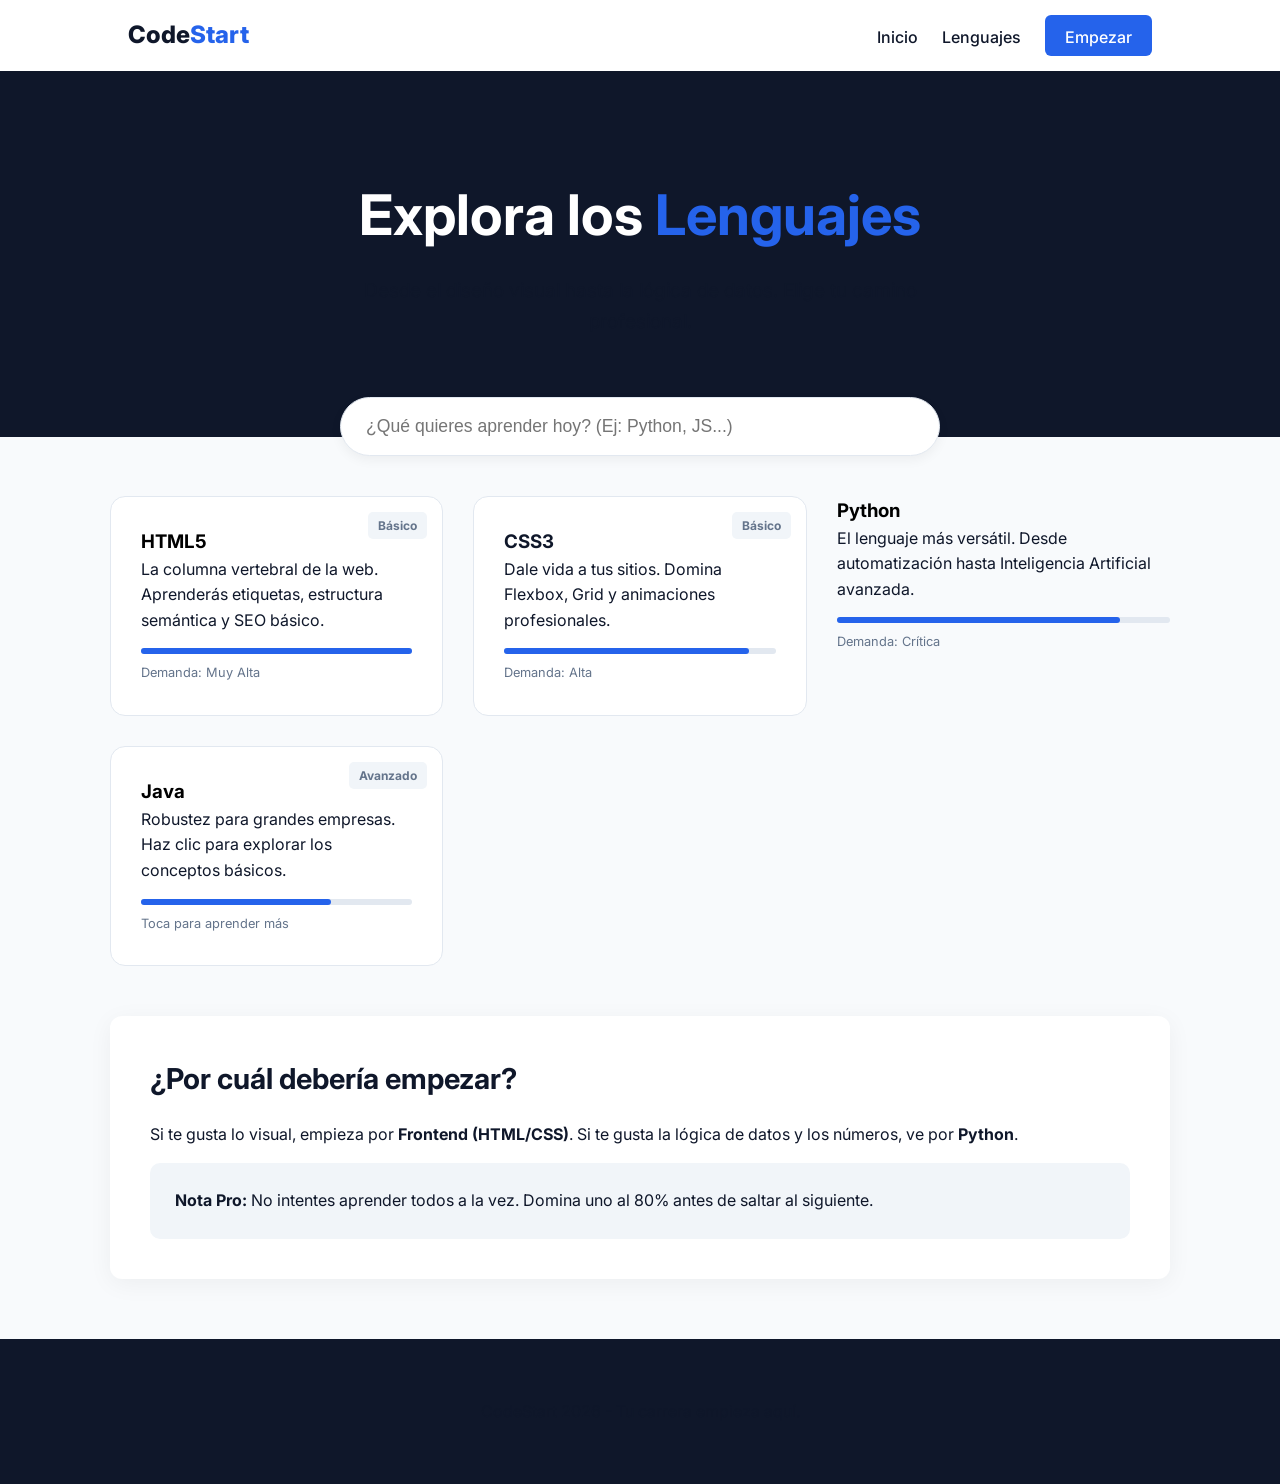
<file: Lenguajes.html>
<!DOCTYPE html>
<html lang="es">
<head>
    <meta charset="UTF-8">
    <title>Lenguajes de Programación | CodeStart</title>
    <link href="https://fonts.googleapis.com/css2?family=Inter:wght@400;700&display=swap" rel="stylesheet">
    <link rel="stylesheet" href="style.css">
</head>
<body>

<nav class="menu-navegacion">
    <div class="logo">Code<span>Start</span></div>
    <div class="menu-enlaces">
        <a href="index.html">Inicio</a>
        <a href="lenguajes.html">Lenguajes</a>
        <a href="contacto.html" class="boton-azul">Empezar</a>
    </div>
</nav>

<header class="cabecera-principal">
    <div class="cabecera-contenido">
        <h1 class="cabecera-titulo">Explora los <span>Lenguajes</span></h1>
        <p class="cabecera-subtitulo">Desde el diseño visual hasta la lógica de datos. Elige tu camino profesional.</p>
    </div>
</header>

<main class="contenedor-web">
    
    <section class="seccion-busqueda">
        <div class="caja-busqueda">
            <input type="text" id="buscador" placeholder="¿Qué quieres aprender hoy? (Ej: Python, JS...)" class="input-busqueda">
        </div>
    </section>

    <section class="lenguajes1">
        
       <div class="cuadro-lenguaje" data-nombre="html">
    <a href="html-detalle.html" style="text-decoration: none; color: black;">
        
        <div class="etiqueta-nivel">Básico</div>
        
        <h3>HTML5</h3>
        <p>La columna vertebral de la web. Aprenderás etiquetas, estructura semántica y SEO básico.</p>
        
        <div class="barra-progreso">
            <div class="progreso" style="width: 100%;"></div>
        </div>
        
        <span class="texto-pequeno">Demanda: Muy Alta</span>
        
    </a> </div>

        <div class="cuadro-lenguaje" data-nombre="css">
            <div class="etiqueta-nivel">Básico</div>

            <h3>CSS3</h3>
            <p>Dale vida a tus sitios. Domina Flexbox, Grid y animaciones profesionales.</p>
            <div class="barra-progreso"><div class="progreso" style="width: 90%;"></div></div>
            <span class="texto-pequeno">Demanda: Alta</span>
        </div>
  <a href="phyton.html "style="text-decoration: none; color: black;></a>
        <div class="cuadro-lenguaje" data-nombre="python">
            <div class="etiqueta-nivel">Intermedio</div>
      
    
            <h3>Python</h3>
            <p>El lenguaje más versátil. Desde automatización hasta Inteligencia Artificial avanzada.</p>
            <div class="barra-progreso"><div class="progreso" style="width: 85%;"></div></div>
            <span class="texto-pequeno">Demanda: Crítica</span>
        </div>

        <a href="java-detalle.html" style="text-decoration: none; color: black;">
    <div class="cuadro-lenguaje" data-nombre="java">
        <div class="etiqueta-nivel">Avanzado</div>
        <h3>Java</h3>
        <p>Robustez para grandes empresas. Haz clic para explorar los conceptos básicos.</p>
        <div class="barra-progreso"><div class="progreso" style="width: 70%;"></div></div>
        <span class="texto-pequeno">Toca para aprender más</span>
    </div>
</a>

    </section>

    <section class="tarjeta-blanca">
        <h2 class="titulo-seccion">¿Por cuál debería empezar?</h2>
        <p class="texto-normal">Si te gusta lo visual, empieza por <strong>Frontend (HTML/CSS)</strong>. Si te gusta la lógica de datos y los números, ve por <strong>Python</strong>.</p>
        <div class="caja-gris">
            <p><strong>Nota Pro:</strong> No intentes aprender todos a la vez. Domina uno al 80% antes de saltar al siguiente.</p>
        </div>
    </section>

</main>

<footer class="pie-pagina">
    <p>CodeStart 2026 - Tu carrera empieza aquí.</p>
</footer>


</body>
</html>
</file>
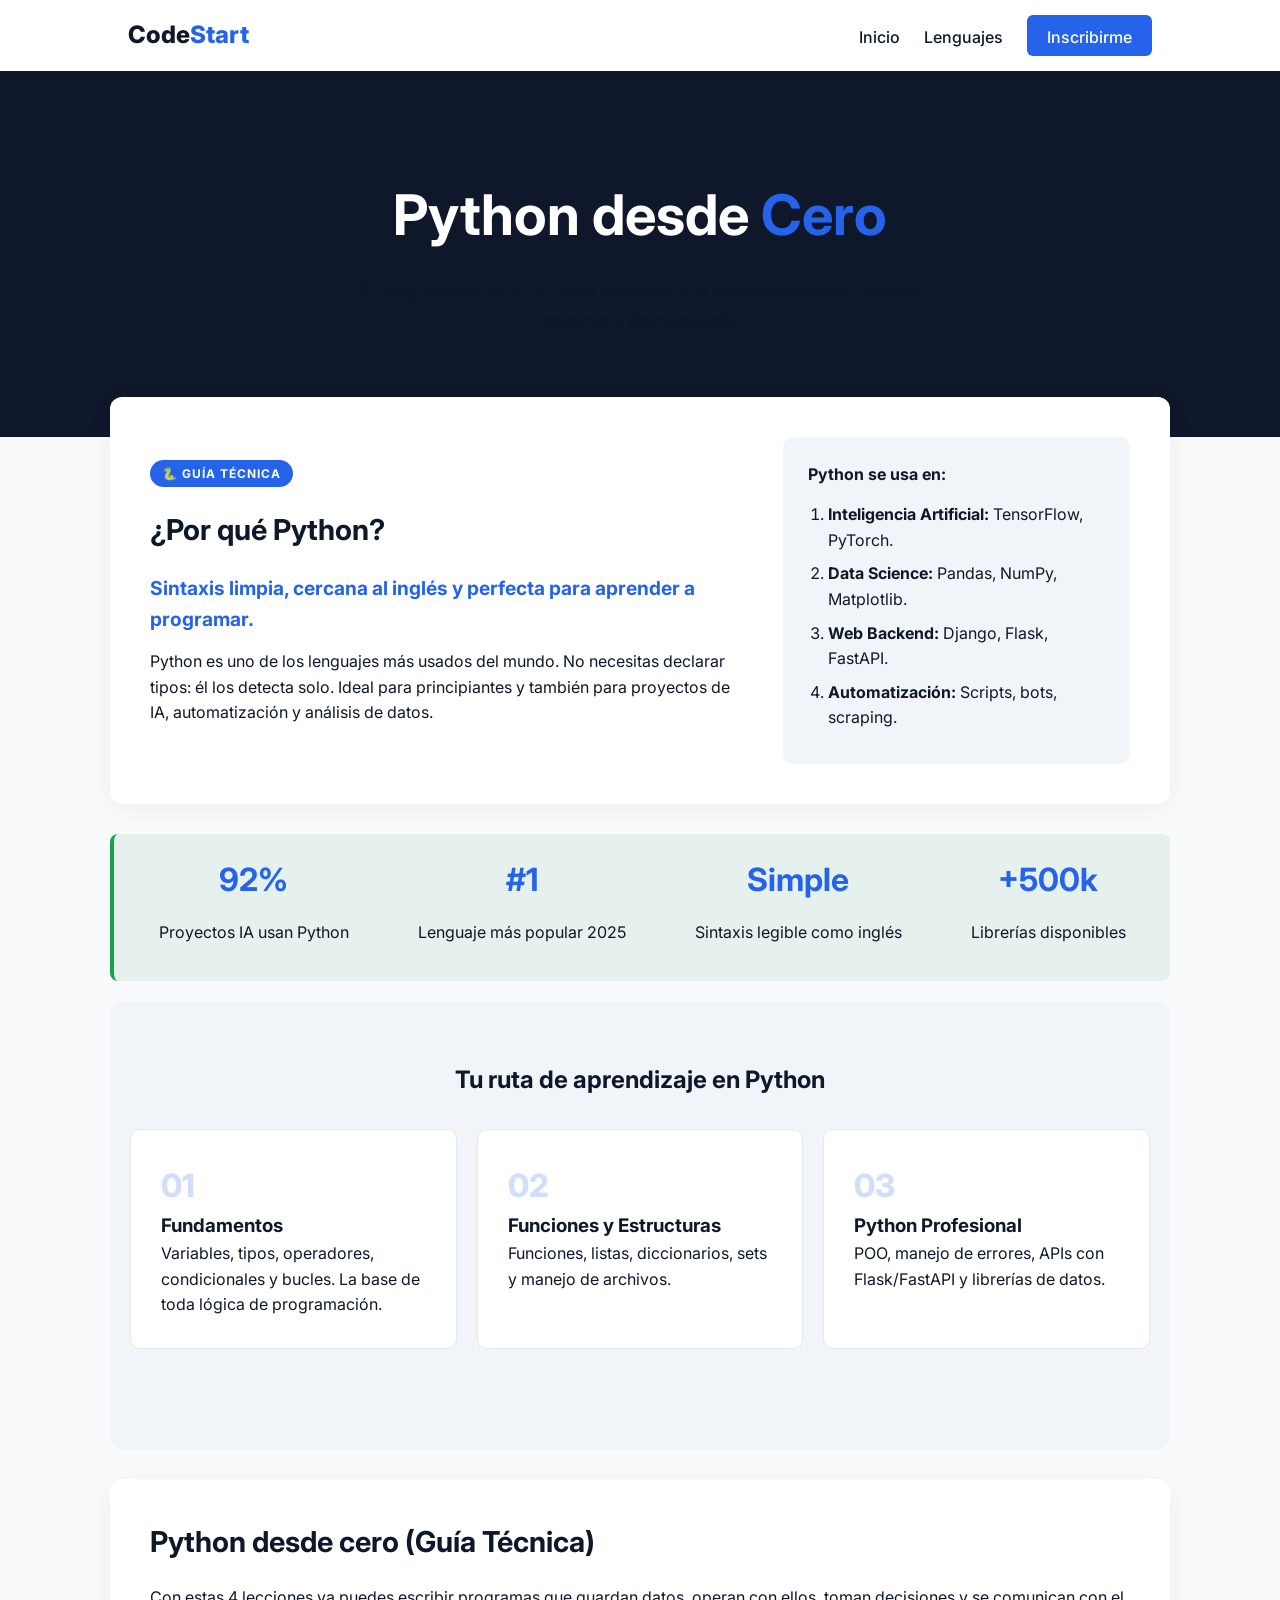
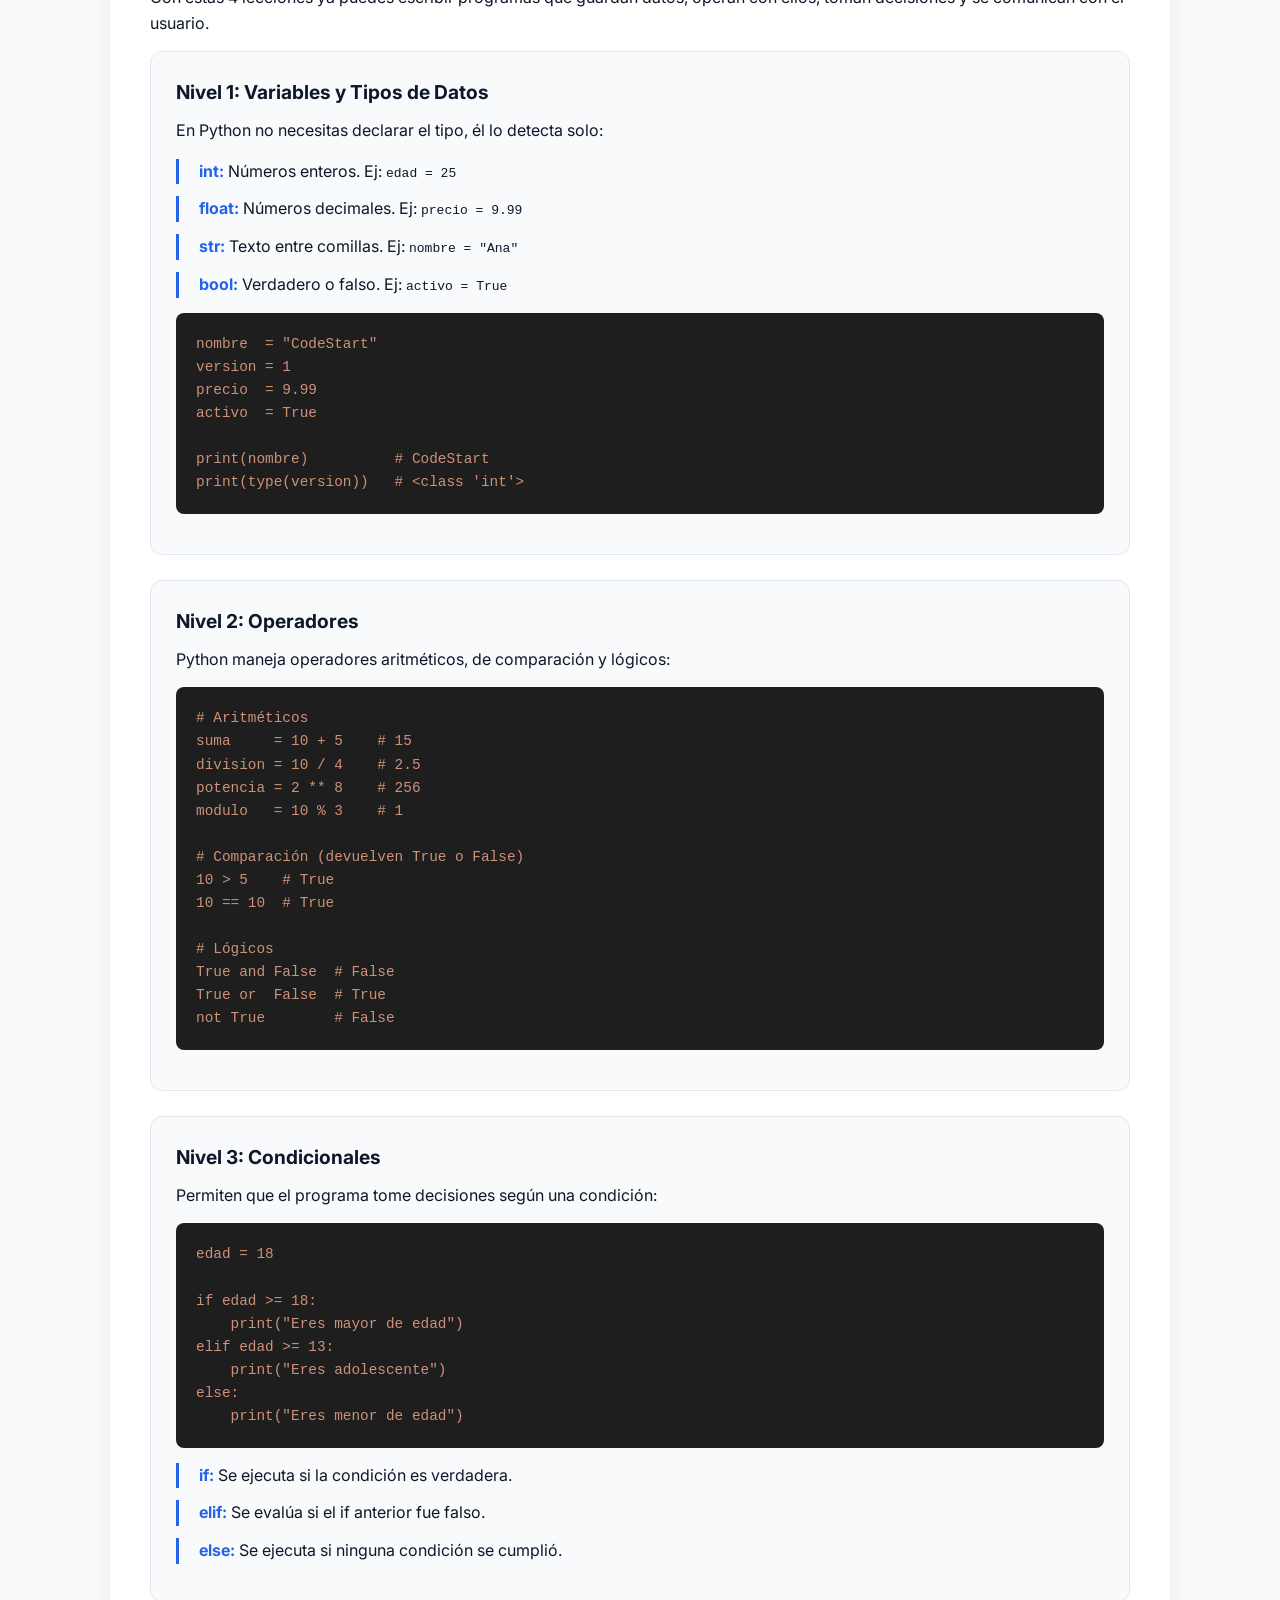
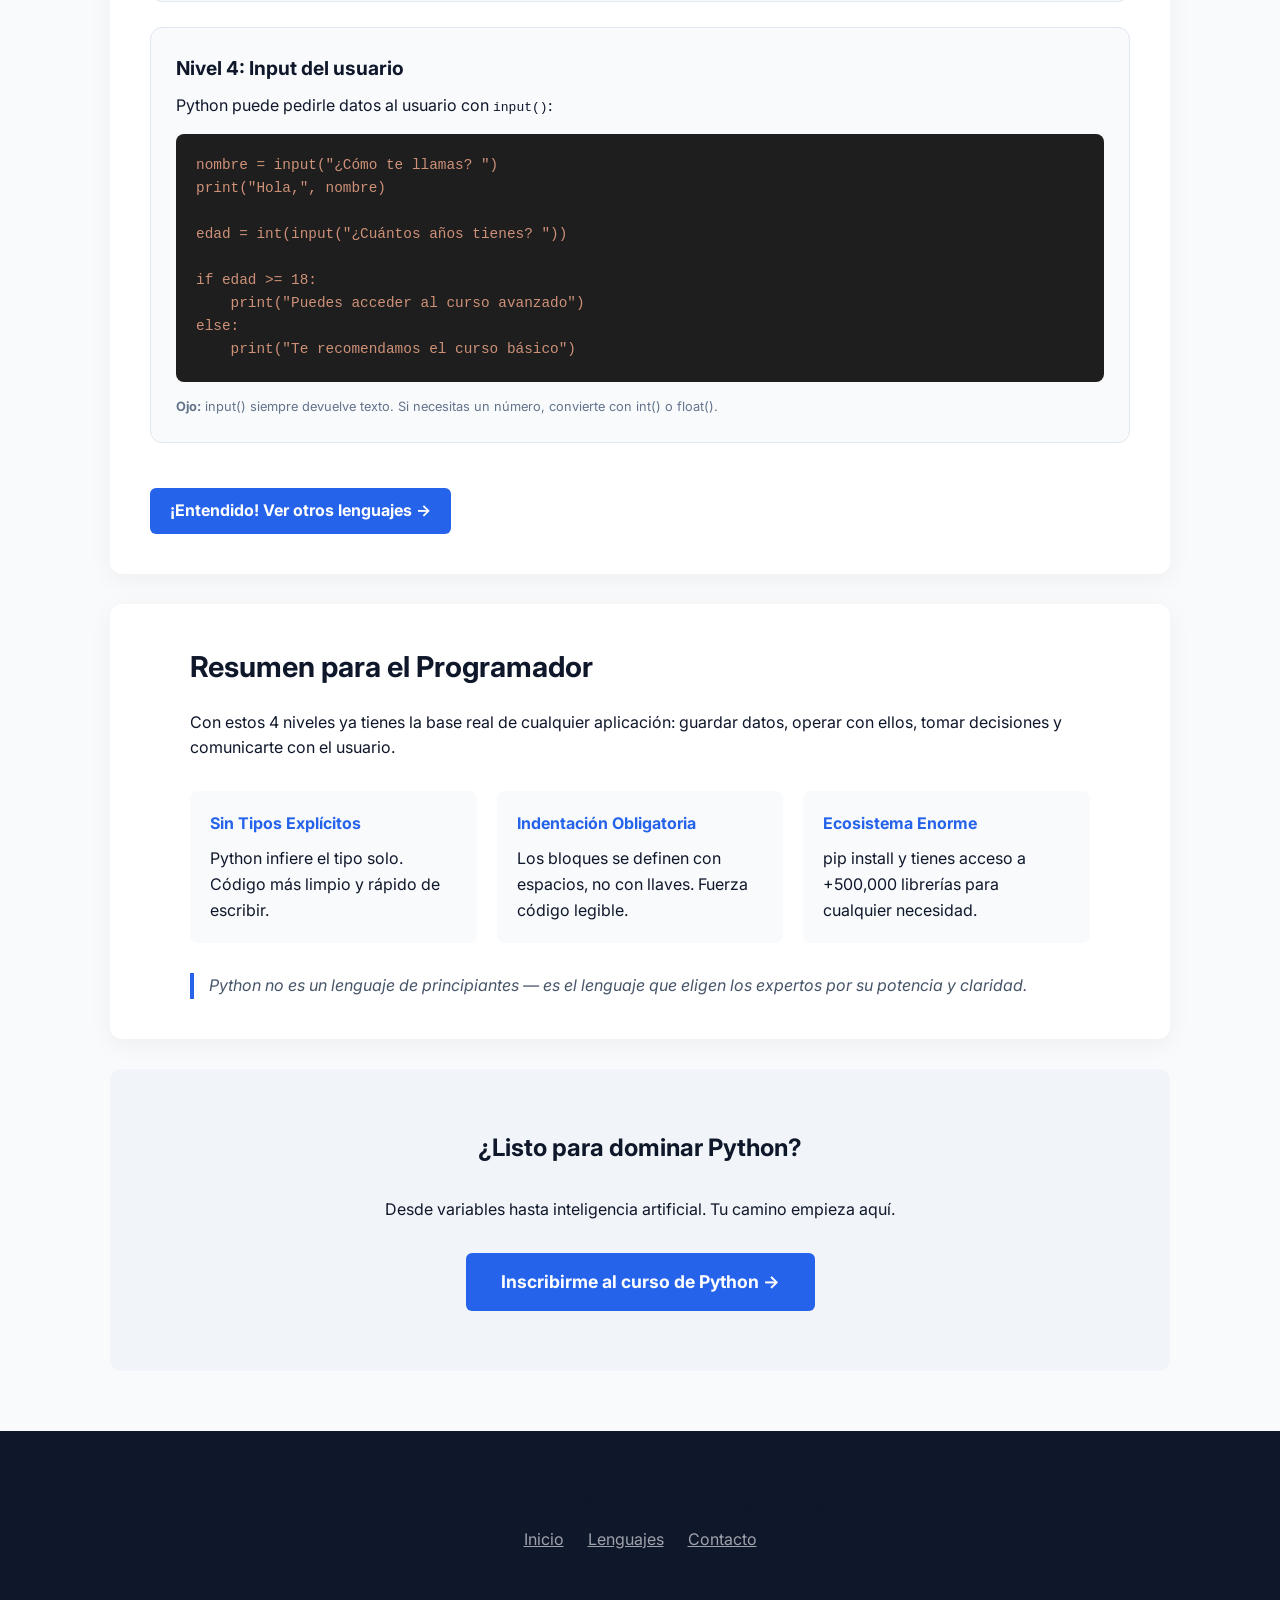
<file: phyton.html>
<!DOCTYPE html>
<html lang="es">
<head>
    <meta charset="UTF-8">
    <meta name="viewport" content="width=device-width, initial-scale=1.0">
    <title>Manual de Python | CodeStart</title>
    <link href="https://fonts.googleapis.com/css2?family=Inter:wght@400;500;700;800&display=swap" rel="stylesheet">
    <link rel="stylesheet" href="style.css">
    
</head>
<body>

<nav class="menu-navegacion">
    <div class="logo">Code<span>Start</span></div>
    <div class="menu-enlaces">
        <a href="index.html">Inicio</a>
        <a href="Lenguajes.html">Lenguajes</a>
        <a href="contacto.html" class="boton-azul">Inscribirme</a>
    </div>
</nav>

<header class="cabecera-principal">
    <div class="cabecera-contenido">
        <h1 class="cabecera-titulo">Python desde <span>Cero</span></h1>
        <p class="cabecera-subtitulo">El lenguaje de la IA, el Data Science y la automatización. Simple, potente y demandado.</p>
    </div>
</header>

<main class="contenedor-web">

    <section class="tarjeta-blanca">
        <div class="fila-flexible">
            <div class="columna-texto">
                <span class="badge">🐍 Guía Técnica</span>
                <h2 class="titulo-seccion">¿Por qué Python?</h2>
                <p class="texto-resaltado">Sintaxis limpia, cercana al inglés y perfecta para aprender a programar.</p>
                <p class="texto-normal">Python es uno de los lenguajes más usados del mundo. No necesitas declarar tipos: él los detecta solo. Ideal para principiantes y también para proyectos de IA, automatización y análisis de datos.</p>
            </div>
            <div class="caja-gris">
                <h4 class="titulo-pequeno">Python se usa en:</h4>
                <ol class="lista-ordenada">
                    <li><strong>Inteligencia Artificial:</strong> TensorFlow, PyTorch.</li>
                    <li><strong>Data Science:</strong> Pandas, NumPy, Matplotlib.</li>
                    <li><strong>Web Backend:</strong> Django, Flask, FastAPI.</li>
                    <li><strong>Automatización:</strong> Scripts, bots, scraping.</li>
                </ol>
            </div>
        </div>
    </section>

    <div class="fondo-hsl-demo" style="background-color:hsla(142,72%,29%,0.08); border-left-color:#16a34a;">
        <div class="fila-flexible" style="justify-content:space-around; text-align:center; flex-wrap:wrap; gap:20px;">
            <div><p class="texto-resaltado" style="font-size:2rem;">92%</p><p class="texto-normal">Proyectos IA usan Python</p></div>
            <div><p class="texto-resaltado" style="font-size:2rem;">#1</p><p class="texto-normal">Lenguaje más popular 2025</p></div>
            <div><p class="texto-resaltado" style="font-size:2rem;">Simple</p><p class="texto-normal">Sintaxis legible como inglés</p></div>
            <div><p class="texto-resaltado" style="font-size:2rem;">+500k</p><p class="texto-normal">Librerías disponibles</p></div>
        </div>
    </div>

    <section class="seccion-gris">
        <h2 class="titulo-centrado">Tu ruta de aprendizaje en Python</h2>
        <div class="cuadros-grid">
            <div class="cuadro-paso"><span class="paso-numero">01</span><h3>Fundamentos</h3><p>Variables, tipos, operadores, condicionales y bucles. La base de toda lógica de programación.</p></div>
            <div class="cuadro-paso"><span class="paso-numero">02</span><h3>Funciones y Estructuras</h3><p>Funciones, listas, diccionarios, sets y manejo de archivos.</p></div>
            <div class="cuadro-paso"><span class="paso-numero">03</span><h3>Python Profesional</h3><p>POO, manejo de errores, APIs con Flask/FastAPI y librerías de datos.</p></div>
        </div>
    </section>

    <section class="tarjeta-blanca">
        <h2 class="titulo-seccion">Python desde cero (Guía Técnica)</h2>
        <p class="texto-normal">Con estas 4 lecciones ya puedes escribir programas que guardan datos, operan con ellos, toman decisiones y se comunican con el usuario.</p>

        <div class="caja-leccion">
            <h4>Nivel 1: Variables y Tipos de Datos</h4>
            <p class="texto-normal">En Python no necesitas declarar el tipo, él lo detecta solo:</p>
            <ul class="lista-explicativa">
                <li><strong>int:</strong> Números enteros. Ej: <code>edad = 25</code></li>
                <li><strong>float:</strong> Números decimales. Ej: <code>precio = 9.99</code></li>
                <li><strong>str:</strong> Texto entre comillas. Ej: <code>nombre = "Ana"</code></li>
                <li><strong>bool:</strong> Verdadero o falso. Ej: <code>activo = True</code></li>
            </ul>
<pre>
nombre  = "CodeStart"
version = 1
precio  = 9.99
activo  = True

print(nombre)          # CodeStart
print(type(version))   # &lt;class 'int'&gt;
</pre>
        </div>

        <div class="caja-leccion">
            <h4>Nivel 2: Operadores</h4>
            <p class="texto-normal">Python maneja operadores aritméticos, de comparación y lógicos:</p>
<pre>
# Aritméticos
suma     = 10 + 5    # 15
division = 10 / 4    # 2.5
potencia = 2 ** 8    # 256
modulo   = 10 % 3    # 1

# Comparación (devuelven True o False)
10 > 5    # True
10 == 10  # True

# Lógicos
True and False  # False
True or  False  # True
not True        # False
</pre>
        </div>

        <div class="caja-leccion">
            <h4>Nivel 3: Condicionales</h4>
            <p class="texto-normal">Permiten que el programa tome decisiones según una condición:</p>
<pre>
edad = 18

if edad >= 18:
    print("Eres mayor de edad")
elif edad >= 13:
    print("Eres adolescente")
else:
    print("Eres menor de edad")
</pre>
            <ul class="lista-explicativa">
                <li><strong>if:</strong> Se ejecuta si la condición es verdadera.</li>
                <li><strong>elif:</strong> Se evalúa si el if anterior fue falso.</li>
                <li><strong>else:</strong> Se ejecuta si ninguna condición se cumplió.</li>
            </ul>
        </div>

        <div class="caja-leccion">
            <h4>Nivel 4: Input del usuario</h4>
            <p class="texto-normal">Python puede pedirle datos al usuario con <code>input()</code>:</p>
<pre>
nombre = input("¿Cómo te llamas? ")
print("Hola,", nombre)

edad = int(input("¿Cuántos años tienes? "))

if edad >= 18:
    print("Puedes acceder al curso avanzado")
else:
    print("Te recomendamos el curso básico")
</pre>
            <p class="texto-pequeno"><strong>Ojo:</strong> input() siempre devuelve texto. Si necesitas un número, convierte con int() o float().</p>
        </div>

        <a href="Lenguajes.html" class="boton-azul" style="display:inline-block; margin-top:20px;">¡Entendido! Ver otros lenguajes →</a>
    </section>

    <section class="tarjeta-blanca">
        <div class="sobre-nosotros">
            <h2 class="titulo-seccion">Resumen para el Programador</h2>
            <p class="texto-normal">Con estos 4 niveles ya tienes la base real de cualquier aplicación: guardar datos, operar con ellos, tomar decisiones y comunicarte con el usuario.</p>
            <div class="bloques-info">
                <div class="bloque"><h4>Sin Tipos Explícitos</h4><p>Python infiere el tipo solo. Código más limpio y rápido de escribir.</p></div>
                <div class="bloque"><h4>Indentación Obligatoria</h4><p>Los bloques se definen con espacios, no con llaves. Fuerza código legible.</p></div>
                <div class="bloque"><h4>Ecosistema Enorme</h4><p>pip install y tienes acceso a +500,000 librerías para cualquier necesidad.</p></div>
            </div>
            <p class="texto-final">Python no es un lenguaje de principiantes — es el lenguaje que eligen los expertos por su potencia y claridad.</p>
        </div>
    </section>

    <section class="seccion-gris" style="text-align:center;">
        <h2 class="titulo-centrado">¿Listo para dominar Python?</h2>
        <p class="texto-normal" style="max-width:600px; margin:0 auto 30px;">Desde variables hasta inteligencia artificial. Tu camino empieza aquí.</p>
        <a href="contacto.html" class="boton-azul" style="font-size:1.1rem; padding:15px 35px;">Inscribirme al curso de Python →</a>
    </section>

</main>

<footer class="pie-pagina">
    <div class="pie-contenido">
        <p><strong>CodeStart 2026</strong> | El inicio de tu carrera profesional.</p>
        <p style="margin-top:10px; opacity:0.6;">
            <a href="index.html" style="color:white; margin:0 10px;">Inicio</a>
            <a href="Lenguajes.html" style="color:white; margin:0 10px;">Lenguajes</a>
            <a href="contacto.html" style="color:white; margin:0 10px;">Contacto</a>
        </p>
    </div>
</footer>
</body>
</html>
</file>
<file: style.css>
* {
    margin: 0;
    padding: 0;
    box-sizing: border-box;
}

body {
    font-family: 'Inter', sans-serif;
    background-color: #f8fafc;
    color: #0f172a;
    line-height: 1.6;
}

.menu-navegacion {
    background: white;
    padding: 15px 10%;
    display: flex;
    justify-content: space-between;
    align-items: center;
    position: sticky;
    top: 0;
    z-index: 1000;
    box-shadow: 0 2px 10px rgba(0,0,0,0.05);
}

.logo { font-weight: 800; font-size: 1.5rem; }
.logo span { color: #2563eb; }

.menu-enlaces a {
    text-decoration: none;
    color: #0f172a;
    margin-left: 20px;
    font-weight: 500;
    position: relative;
    padding-bottom: 5px;
}

.menu-enlaces a::after {
    content: '';
    position: absolute;
    bottom: 0;
    left: 0;
    width: 0%;
    height: 2px;
    background-color: #2563eb;
    transition: 0.3s;
}

.menu-enlaces a:hover::after { width: 100%; }

.boton-azul {
    background-color: #2563eb;
    color: white !important;
    padding: 10px 20px;
    border-radius: 6px;
    border: none;
    font-weight: bold;
    cursor: pointer;
    transition: 0.3s;
    text-decoration: none;
    display: inline-block;
    animation: latido 2s infinite;
}

@keyframes latido {
    0%, 100% { transform: scale(1); }
    50%       { transform: scale(1.05); }
}

.boton-azul:hover {
    filter: brightness(1.1);
    transform: translateY(-2px);
}

.cabecera-principal {
    background-color: #0f172a;
    color: white;
    padding: 100px 20px;
    text-align: center;
}

.cabecera-titulo { font-size: 3.5rem; margin-bottom: 15px; }
.cabecera-titulo span { color: #2563eb; }

.cabecera-subtitulo {
    font-size: 1.2rem;
    opacity: 0.8;
    max-width: 600px;
    margin: 0 auto;
}

.contenedor-web {
    max-width: 1100px;
    margin: -40px auto 60px;
    padding: 0 20px;
}

.tarjeta-blanca {
    background: white;
    padding: 40px;
    border-radius: 12px;
    box-shadow: 0 5px 25px rgba(0,0,0,0.05);
    margin-bottom: 30px;
}

.titulo-seccion { margin-bottom: 20px; font-size: 1.8rem; }
.texto-resaltado { color: #2563eb; font-weight: 700; font-size: 1.2rem; margin-bottom: 15px; }
.texto-normal { margin-bottom: 15px; }

.fila-flexible {
    display: flex;
    gap: 40px;
    align-items: center;
    flex-wrap: wrap;
}

.columna-texto { flex: 2; min-width: 300px; }

.caja-gris {
    flex: 1;
    background-color: #f1f5f9;
    padding: 25px;
    border-radius: 10px;
    min-width: 250px;
}

.titulo-centrado { text-align: center; margin-bottom: 30px; }

.cuadros-grid {
    display: grid;
    grid-template-columns: repeat(auto-fit, minmax(300px, 1fr));
    gap: 20px;
    margin-bottom: 40px;
}

.cuadro-paso {
    background: white;
    padding: 30px;
    border-radius: 10px;
    border: 1px solid #e2e8f0;
}

.cuadro-paso:hover { border-color: #2563eb; }

.paso-numero { font-size: 2rem; font-weight: 800; color: #2563eb; opacity: 0.2; }

.seccion-gris {
    background-color: #f1f5f9;
    padding: 60px 20px;
    margin-bottom: 30px;
    border-radius: 12px;
}

.bloques-info {
    display: flex;
    gap: 20px;
    margin: 30px 0;
    flex-wrap: wrap;
}

.bloque {
    flex: 1;
    min-width: 280px;
    background: #f8fafc;
    padding: 20px;
    border-radius: 8px;
}

.bloque h4 { color: #2563eb; margin-bottom: 10px; }

.video-contenedor iframe {
    width: 100%;
    height: 450px;
    border-radius: 12px;
    margin-top: 30px;
}

.pie-pagina {
    background-color: #0f172a;
    color: white;
    padding: 60px 20px;
    text-align: center;
}

.contenedor-foto {
    grid-column: 1 / -1;
    width: 100%;
    border-radius: 12px;
    overflow: hidden;
}

.foto-principal {
    width: 100%;
    height: 400px;
    object-fit: cover;
    object-position: center;
    display: block;
    border-radius: 12px;
    box-shadow: 0 8px 30px rgba(0,0,0,0.15);
    transition: transform 0.4s ease;
}

.fotos-grupo { grid-column: 1 / -1; width: 100%; }
.foto-principal:hover { transform: scale(1.02); }

.seccion-busqueda {
    margin-bottom: 40px;
    text-align: center;
}

.input-busqueda {
    width: 100%;
    max-width: 600px;
    padding: 18px 25px;
    border: 1px solid #e2e8f0;
    border-radius: 50px;
    font-size: 1.1rem;
    box-shadow: 0 4px 12px rgba(0,0,0,0.05);
    outline: none;
    transition: 0.3s;
}

.input-busqueda:focus {
    border-color: #2563eb;
    box-shadow: 0 4px 20px rgba(37,99,235,0.1);
}

.lenguajes1 {
    display: grid;
    grid-template-columns: repeat(auto-fit, minmax(280px, 1fr));
    gap: 30px;
    margin-bottom: 50px;
}

.cuadro-lenguaje {
    background: white;
    padding: 30px;
    border-radius: 15px;
    border: 1px solid #e2e8f0;
    position: relative;
    transition: transform 0.3s, box-shadow 0.3s, border-color 0.3s;
}

.cuadro-lenguaje:hover {
    border-color: #2563eb;
    transform: translateY(-10px);
    box-shadow: 0 20px 40px rgba(0,0,0,0.1);
}

.etiqueta-nivel {
    position: absolute;
    top: 15px;
    right: 15px;
    background: #f1f5f9;
    padding: 4px 10px;
    border-radius: 5px;
    font-size: 0.75rem;
    font-weight: bold;
    color: #64748b;
}

.logo-lenguaje { width: 50px; margin-bottom: 20px; }

.barra-progreso {
    background: #e2e8f0;
    height: 6px;
    border-radius: 10px;
    margin: 15px 0 5px;
}

.progreso {
    background: #2563eb;
    height: 100%;
    border-radius: 10px;
}

.texto-pequeno { font-size: 0.8rem; color: #64748b; }

.lista-conceptos { list-style: none; margin-top: 20px; }

.lista-conceptos li {
    background: white;
    margin-bottom: 10px;
    padding: 15px;
    border-radius: 8px;
    border-left: 5px solid #2563eb;
    box-shadow: 0 2px 5px rgba(0,0,0,0.05);
}

.lista-conceptos li strong { color: #2563eb; display: block; margin-bottom: 5px; }

.boton-inferior {
    display: inline-block;
    margin-top: 30px;
    padding: 12px 25px;
    background-color: #0f172a;
    color: white;
    text-decoration: none;
    border-radius: 8px;
    font-weight: bold;
    transition: 0.3s;
}

.boton-inferior:hover {
    background-color: #2563eb;
    transform: translateX(-5px);
}

.caja-leccion {
    padding: 25px;
    border-radius: 12px;
    border: 1px solid #e2e8f0;
    background-color: #f8fafc;
    margin-bottom: 25px;
}

.caja-leccion h4 { font-size: 1.2rem; color: #0f172a; margin-bottom: 10px; }

.lista-explicativa { list-style: none; margin-top: 15px; }

.lista-explicativa li {
    margin-bottom: 12px;
    padding-left: 20px;
    border-left: 3px solid #2563eb;
}

.lista-explicativa li strong { color: #2563eb; }

pre {
    background-color: #1e1e1e;
    color: #ce9178;
    padding: 20px;
    border-radius: 8px;
    font-family: 'Consolas', monospace;
    font-size: 0.9rem;
    overflow-x: auto;
    margin: 15px 0;
}

.formulario-contacto {
    max-width: 450px;
    display: flex;
    flex-direction: column;
    gap: 15px;
}

.grupo-campo { display: flex; flex-direction: column; gap: 5px; }
.grupo-campo label { font-weight: bold; font-size: 0.9rem; color: #333; }

.grupo-campo input {
    padding: 10px;
    border: 1px solid #ccc;
    border-radius: 6px;
    font-size: 1rem;
    outline: none;
    transition: 0.3s;
}

.grupo-campo input:focus {
    border-color: #2563eb;
    box-shadow: 0 0 5px rgba(37,99,235,0.2);
}

textarea {
    width: 100%;
    padding: 10px 12px;
    border: 1px solid #ccc;
    border-radius: 6px;
    font-size: 0.95rem;
    font-family: inherit;
    resize: vertical;
    box-sizing: border-box;
    transition: border-color 0.2s;
}

textarea:focus { outline: none; border-color: #2563eb; }

select {
    width: 100%;
    padding: 10px 12px;
    border: 1px solid #ccc;
    border-radius: 6px;
    font-size: 0.95rem;
    font-family: inherit;
    background-color: #fff;
    cursor: pointer;
    appearance: none;
    background-image: url("data:image/svg+xml,%3Csvg xmlns='http://www.w3.org/2000/svg' width='12' height='12' viewBox='0 0 12 12'%3E%3Cpath fill='%23555' d='M6 8L1 3h10z'/%3E%3C/svg%3E");
    background-repeat: no-repeat;
    background-position: right 12px center;
    box-sizing: border-box;
}

select:focus { outline: none; border-color: #2563eb; }

.grupo-checks { display: flex; flex-direction: column; gap: 8px; }
.label-grupo { font-size: 0.9rem; font-weight: 600; color: #333; margin-bottom: 4px; }
.opcion-check { display: flex; align-items: center; gap: 8px; font-size: 0.95rem; cursor: pointer; }

.opcion-check input[type="checkbox"],
.opcion-check input[type="radio"] {
    width: 16px;
    height: 16px;
    accent-color: #2563eb;
    cursor: pointer;
}

input[type="date"] {
    width: 100%;
    padding: 10px 12px;
    border: 1px solid #ccc;
    border-radius: 6px;
    font-size: 0.95rem;
    font-family: inherit;
    box-sizing: border-box;
    cursor: pointer;
}

input[type="date"]:focus { outline: none; border-color: #2563eb; }
input[type="file"] { font-size: 0.9rem; cursor: pointer; }
.grupo-terminos a { color: #2563eb; text-decoration: underline; }

.fondo-hsl-demo {
    background-color: hsla(217, 91%, 60%, 0.08);
    border-left: 4px solid hsl(217, 91%, 60%);
    padding: 20px;
    border-radius: 8px;
    margin-bottom: 20px;
}

p { color: #0f172a; }
.texto-azul { color: #2563eb; }
#texto-especial { color: #7c3aed; }

.figura-circular {
    width: 80px;
    height: 80px;
    border-radius: 50%;
    background-color: #2563eb;
}

.lista-ordenada { padding-left: 20px; margin-top: 10px; }
.lista-ordenada li { margin-bottom: 8px; line-height: 1.6; }

.titulo-pequeno {
    font-size: 1rem;
    font-weight: 700;
    margin-bottom: 15px;
    color: #0f172a;
}

.texto-final {
    margin-top: 20px;
    font-style: italic;
    color: #475569;
    border-left: 4px solid #2563eb;
    padding-left: 15px;
}

.pie-contenido { max-width: 600px; margin: 0 auto; }
.sobre-nosotros { max-width: 900px; margin: 0 auto; }

.badge {
    display: inline-block;
    background: #2563eb;
    color: white;
    font-size: 0.75rem;
    font-weight: 700;
    padding: 4px 12px;
    border-radius: 20px;
    margin-bottom: 20px;
    letter-spacing: 1px;
    text-transform: uppercase;
}
</file>
